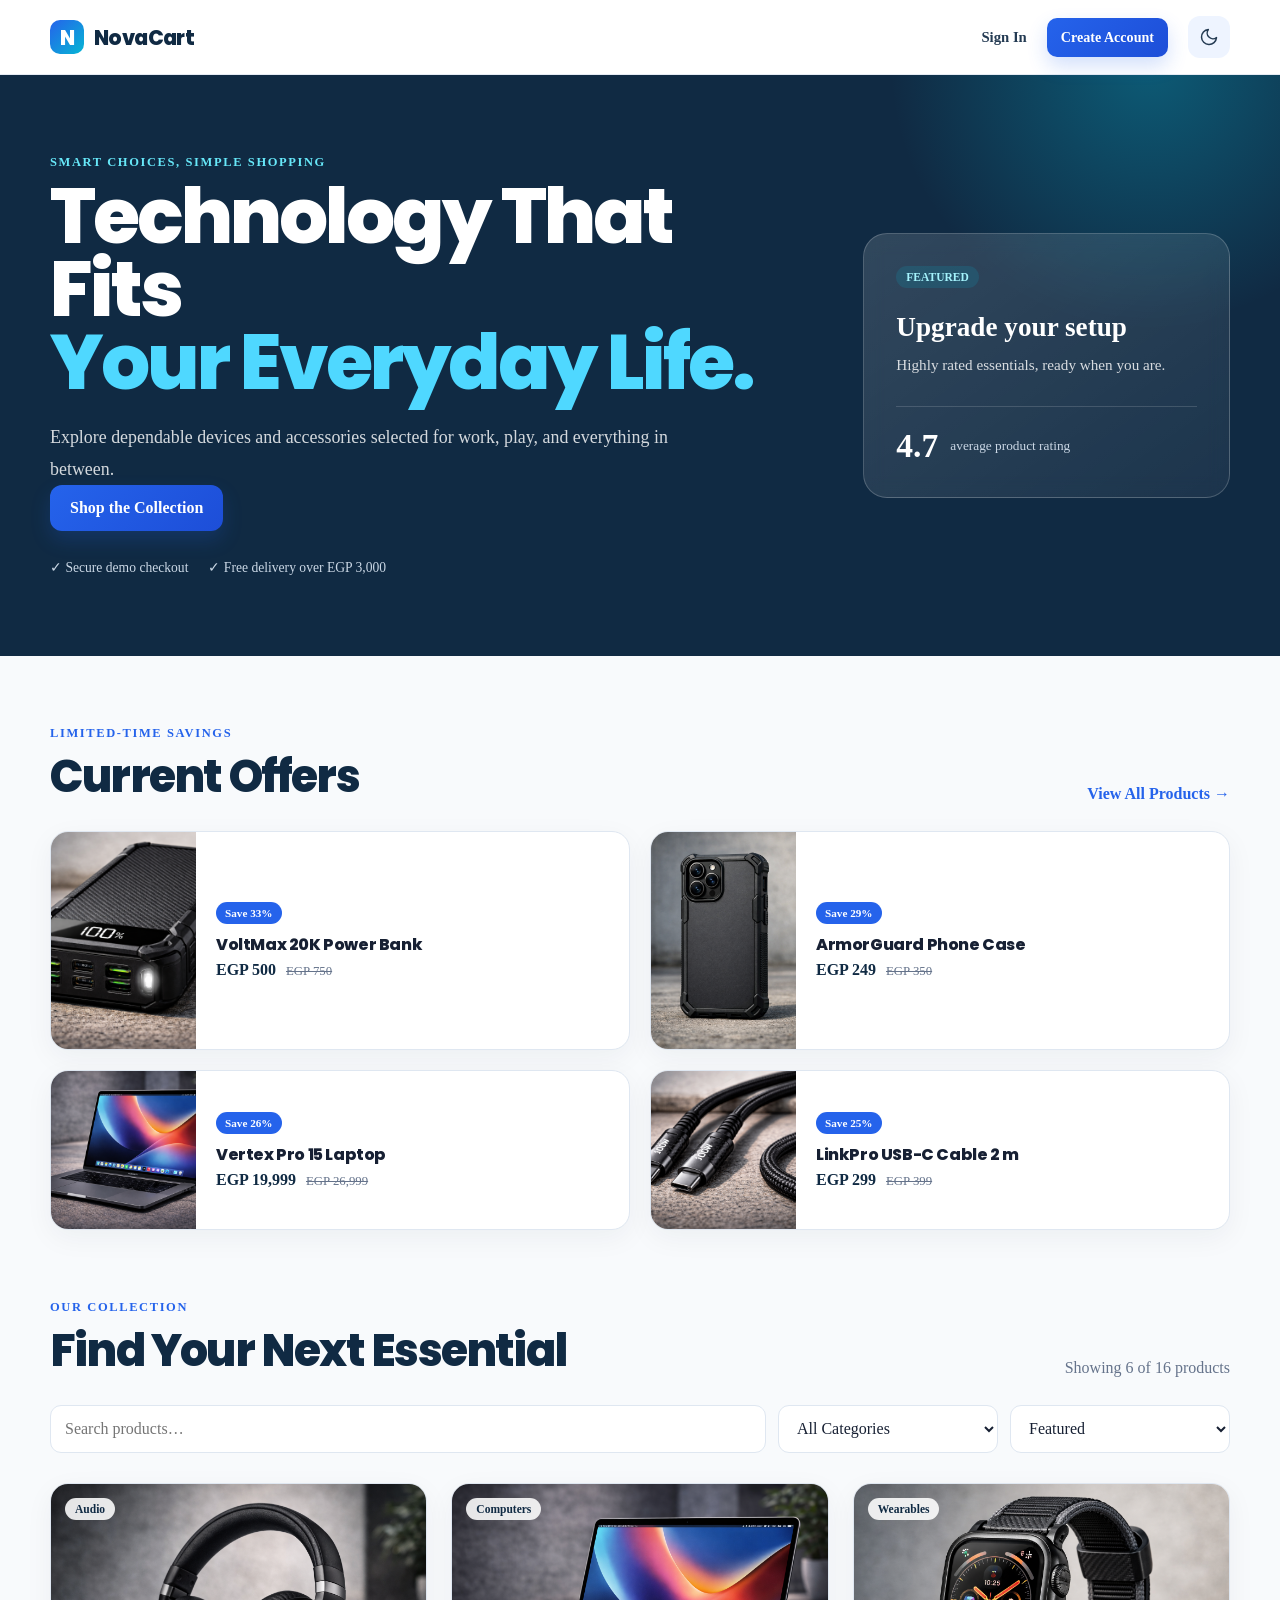
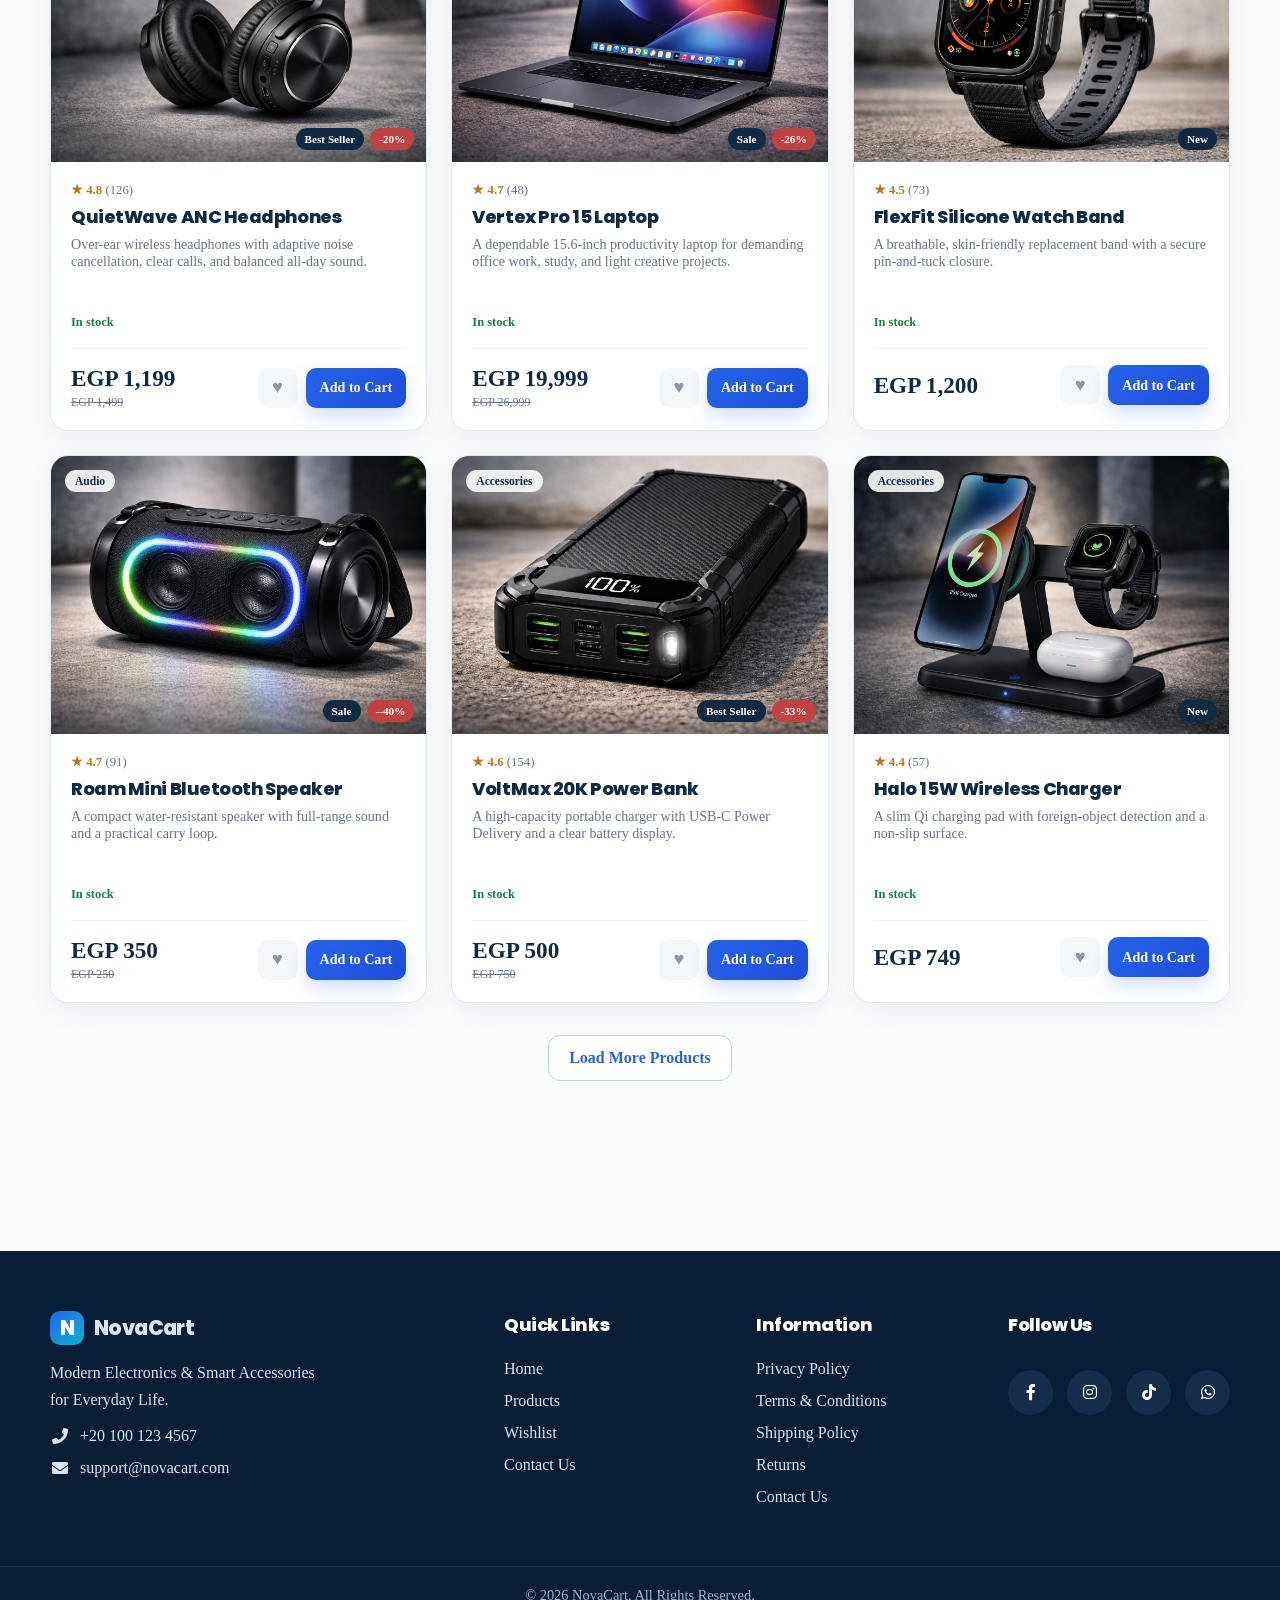
<file: index.html>
<!DOCTYPE html>
<html lang="en">
<head>
    <meta charset="UTF-8">
    <meta name="viewport" content="width=device-width, initial-scale=1.0">
    <meta name="description" content="Discover useful technology and everyday accessories at NovaCart.">
    <title>NovaCart | Modern Tech Essentials</title>
    <link rel="stylesheet" href="css/all.css">
    <link rel="stylesheet" href="css/stylesheet.css">
    <link href="https://fonts.googleapis.com/css2?family=Inter:wght@400;500;600&family=Manrope:wght@700;800&display=swap" rel="stylesheet">
    <script>!function(){try{"dark"===localStorage.getItem("novacart-theme")&&document.documentElement.setAttribute("data-theme","dark")}catch(e){}}();</script>
</head>
<body id="top">
    <header class="site-header">
        <div class="container header-content">
            <a href="index.html" class="brand"><span>N</span>NovaCart</a>
            <nav aria-label="Main navigation">
                <ul id="links">
                    <li><a href="login.html">Sign In</a></li>
                    <li><a class="button button-small" href="register.html">Create Account</a></li>
                </ul>
                <ul id="user_info" hidden>
                    <li><span class="user-greeting">Hello, <b id="user"></b></span></li>
                    <li><a href="wishlist.html">Wishlist</a></li>
                    <li><a href="#" id="logout">Log Out</a></li>
                </ul>
                <button type="button" id="theme_toggle" class="theme-toggle" aria-label="Switch to dark mode" aria-pressed="false"><svg class="icon-moon" aria-hidden="true" viewBox="0 0 24 24"><path d="M21 12.79A9 9 0 1 1 11.21 3 7 7 0 0 0 21 12.79z"/></svg><svg class="icon-sun" aria-hidden="true" viewBox="0 0 24 24"><circle cx="12" cy="12" r="5"/><path d="M12 1v2M12 21v2M4.22 4.22l1.42 1.42M18.36 18.36l1.42 1.42M1 12h2M21 12h2M4.22 19.78l1.42-1.42M18.36 5.64l1.42-1.42"/></svg></button>
                <div class="shopping_cart">
                    <button id="cart_toggle" class="cart-button" aria-label="Open cart preview"><svg aria-hidden="true" viewBox="0 0 24 24"><path d="M3 3h2l2.1 10.1a2 2 0 0 0 2 1.6h7.8a2 2 0 0 0 2-1.6L20 7H6M9 20a1 1 0 1 0 0-2 1 1 0 0 0 0 2Zm8 0a1 1 0 1 0 0-2 1 1 0 0 0 0 2Z"/></svg><span class="badge">0</span></button>
                    <div class="carts_products">
                        <div class="mini-cart-header"><strong>Your Cart</strong><span id="total_price">EGP 0</span></div>
                        <div class="cart_items"></div>
                        <a class="button" href="cartsproducts.html">View Cart</a>
                    </div>
                </div>
            </nav>
        </div>
    </header>

    <main>
        <section class="hero">
            <div class="container hero-content">
                <div>
                    <span class="eyebrow">Smart Choices, Simple Shopping</span>
                    <h1>Technology That Fits<br><span>Your Everyday Life.</span></h1>
                    <p>Explore dependable devices and accessories selected for work, play, and everything in between.</p>
                    <a class="button" href="#shop">Shop the Collection</a>
                    <div class="hero-trust"><span>✓ Secure demo checkout</span><span>✓ Free delivery over EGP 3,000</span></div>
                </div>
                <div class="hero-card" aria-label="Featured offer">
                    <span>Featured</span>
                    <strong>Upgrade your setup</strong>
                    <p>Highly rated essentials, ready when you are.</p>
                    <div class="hero-stat"><b>4.7</b><small>average product rating</small></div>
                </div>
            </div>
        </section>

        <section class="offers-section container" id="offers">
            <div class="section-heading">
                <div><span class="eyebrow">Limited-Time Savings</span><h2>Current Offers</h2></div>
                <a class="text-link" href="#shop">View All Products →</a>
            </div>
            <div id="offers_grid" class="offers-grid" aria-live="polite"></div>
        </section>

        <section class="shop-section container" id="shop">
            <div class="section-heading">
                <div><span class="eyebrow">Our Collection</span><h2>Find Your Next Essential</h2></div>
                <span id="result_count" class="result-count"></span>
            </div>
            <div class="filters">
                <label class="search-field">
                    <span class="sr-only">Search products</span>
                    <input type="search" placeholder="Search products…" id="search_input">
                    <div id="search_suggestions" class="search-suggestions" role="listbox" hidden></div>
                </label>
                <select id="category_filter" aria-label="Filter by category">
                    <option value="all">All Categories</option>
                    <option value="Accessories">Accessories</option>
                    <option value="Audio">Audio</option>
                    <option value="Computers">Computers</option>
                    <option value="Gaming">Gaming</option>
                    <option value="Wearables">Wearables</option>
                </select>
                <select id="sort_products" aria-label="Sort products">
                    <option value="featured">Featured</option>
                    <option value="price-low">Price: Low to High</option>
                    <option value="price-high">Price: High to Low</option>
                    <option value="rating">Highest Rated</option>
                </select>
            </div>
            <div id="products_grid" class="products" aria-live="polite"></div>
            <div class="load-more-wrap"><button id="load_more" class="button button-secondary" type="button">Load More Products</button></div>
        </section>
    </main>

    <footer class="footer">
    <div class="container footer-grid">

        <div class="footer-column">
            <a href="index.html" class="brand">
                <span>N</span>NovaCart
            </a>

            <p class="footer-desc">
                Modern Electronics & Smart Accessories for Everyday Life.
            </p>

            <a href="tel:+201001234567" class="support-phone">
                <i class="fa-solid fa-phone"></i>
                +20 100 123 4567
            </a>

            <a href="mailto:support@novacart.com" class="support-phone">
                <i class="fa-solid fa-envelope"></i>
                support@novacart.com
            </a>
        </div>

        <div class="footer-column">
            <h3>Quick Links</h3>

            <a href="#top">Home</a>
            <a href="#shop">Products</a>
            <a href="wishlist.html">Wishlist</a>
            <a href="#">Contact Us</a>
        </div>

        <div class="footer-column">
            <h3>Information</h3>

            <a href="privacy.html">Privacy Policy</a>

            <a href="terms.html">Terms & Conditions</a>

            <a href="shipping.html">Shipping Policy</a>

            <a href="returns.html">Returns</a>

            <a href="contact.html">Contact Us</a>
        </div>

        <div class="footer-column">
            <h3>Follow Us</h3>

            <div class="footer-socials">

                <a href="#">
                    <i class="fab fa-facebook-f"></i>
                </a>

                <a href="#">
                    <i class="fab fa-instagram"></i>
                </a>

                <a href="#">
                    <i class="fab fa-tiktok"></i>
                </a>

                <a href="#">
                    <i class="fab fa-whatsapp"></i>
                </a>

            </div>
        </div>

    </div>

    <div class="footer-bottom">
        © 2026 NovaCart. All Rights Reserved.
    </div>

</footer>
    <script src="js/store.js"></script>
    <script src="js/script.js"></script>
    <script src="js/theme.js"></script>
</body>
</html>
</file>
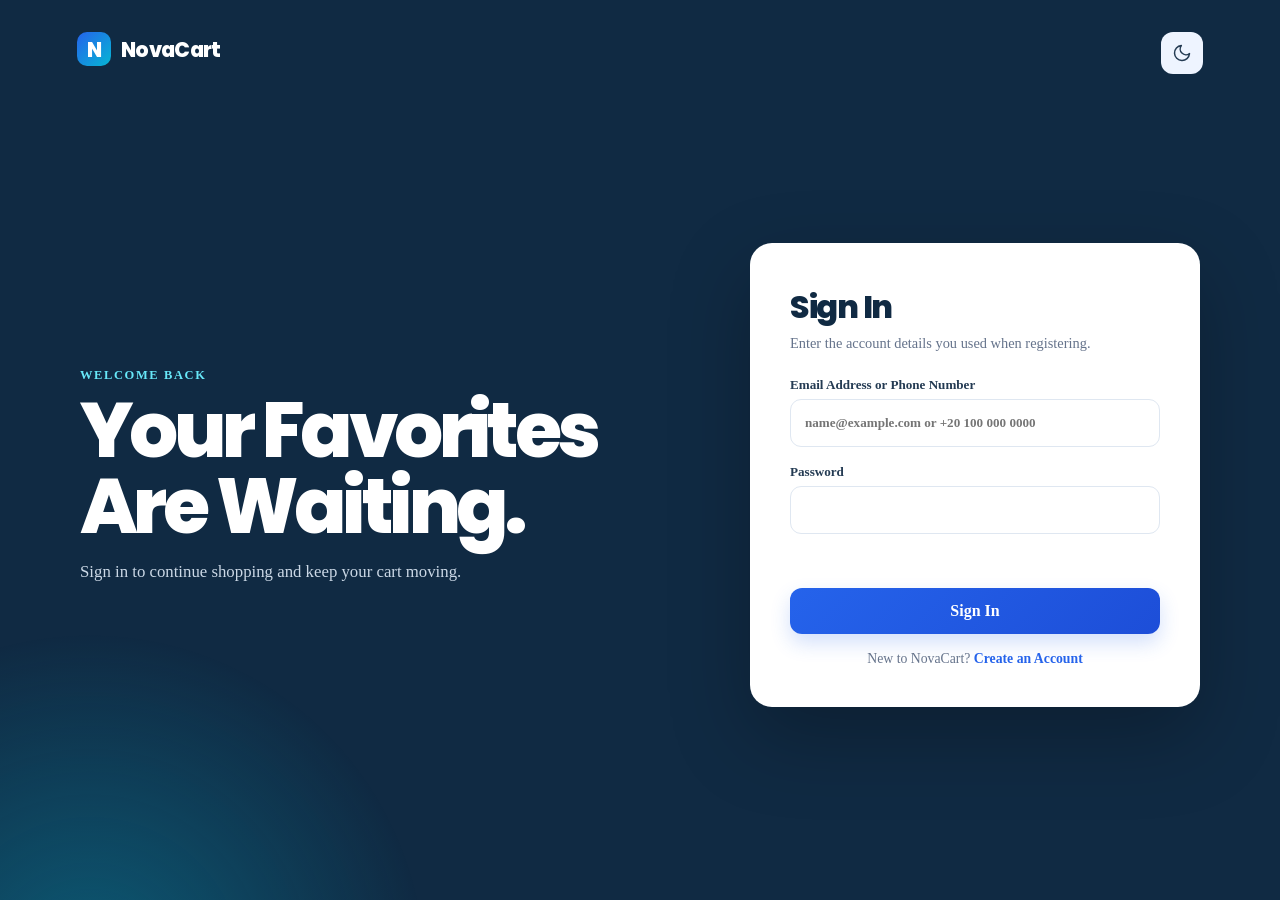
<file: cartsproducts.html>
<!DOCTYPE html>
<html lang="en">
<head>
    <meta charset="UTF-8">
    <meta name="viewport" content="width=device-width, initial-scale=1.0">
    <title>Your cart | NovaCart</title>
    <link rel="stylesheet" href="css/stylesheet.css">
    <script>!function(){try{"dark"===localStorage.getItem("novacart-theme")&&document.documentElement.setAttribute("data-theme","dark")}catch(e){}}();</script>
</head>
<body>
    <header class="site-header">
        <div class="container header-content">
            <a href="index.html" class="brand"><span>N</span>NovaCart</a>
            <nav aria-label="Main navigation">
                <ul id="links"><li><a href="login.html">Sign In</a></li><li><a class="button button-small" href="register.html">Create Account</a></li></ul>
                <ul id="user_info" hidden><li><span class="user-greeting">Hello, <b id="user"></b></span></li><li><a href="wishlist.html">Wishlist</a></li><li><a href="#" id="logout">Log Out</a></li></ul>
                <button type="button" id="theme_toggle" class="theme-toggle" aria-label="Switch to dark mode" aria-pressed="false"><svg class="icon-moon" aria-hidden="true" viewBox="0 0 24 24"><path d="M21 12.79A9 9 0 1 1 11.21 3 7 7 0 0 0 21 12.79z"/></svg><svg class="icon-sun" aria-hidden="true" viewBox="0 0 24 24"><circle cx="12" cy="12" r="5"/><path d="M12 1v2M12 21v2M4.22 4.22l1.42 1.42M18.36 18.36l1.42 1.42M1 12h2M21 12h2M4.22 19.78l1.42-1.42M18.36 5.64l1.42-1.42"/></svg></button>
                <div class="shopping_cart"><a class="cart-button" href="cartsproducts.html" aria-label="View cart"><svg aria-hidden="true" viewBox="0 0 24 24"><path d="M3 3h2l2.1 10.1a2 2 0 0 0 2 1.6h7.8a2 2 0 0 0 2-1.6L20 7H6M9 20a1 1 0 1 0 0-2 1 1 0 0 0 0 2Zm8 0a1 1 0 1 0 0-2 1 1 0 0 0 0 2Z"/></svg><span class="badge">0</span></a></div>
            </nav>
        </div>
    </header>

    <main class="container page-main">
        <div class="page-heading"><span class="eyebrow">Review Your Order</span><h1>Shopping Cart</h1><p>Adjust quantities or remove items before checkout.</p></div>
        <div class="cart-layout">
            <section id="cart_items_page" class="cart-list" aria-label="Cart items"></section>
            <aside class="order-summary">
                <h2>Order Summary</h2>
                <div><span>Subtotal</span><strong id="summary_subtotal">EGP 0</strong></div>
                <div><span>Delivery</span><strong id="summary_shipping">Free</strong></div>
                <div class="summary-total"><span>Total</span><strong id="summary_total">EGP 0</strong></div>
                <a id="checkout_link" class="button button-full" href="checkout.html">Proceed to Checkout</a>
                <a class="text-link" href="index.html">← Continue shopping</a>
            </aside>
        </div>
        <section class="favorites-section">
            <div class="section-heading"><div><span class="eyebrow">Saved for Later</span><h2>Your Favorites</h2></div></div>
            <div id="favorites_container" class="products"></div>
        </section>
    </main>
    <script src="js/store.js"></script>
    <script src="js/cartsprouduct.js"></script>
    <script src="js/theme.js"></script>
</body>
</html>
</file>
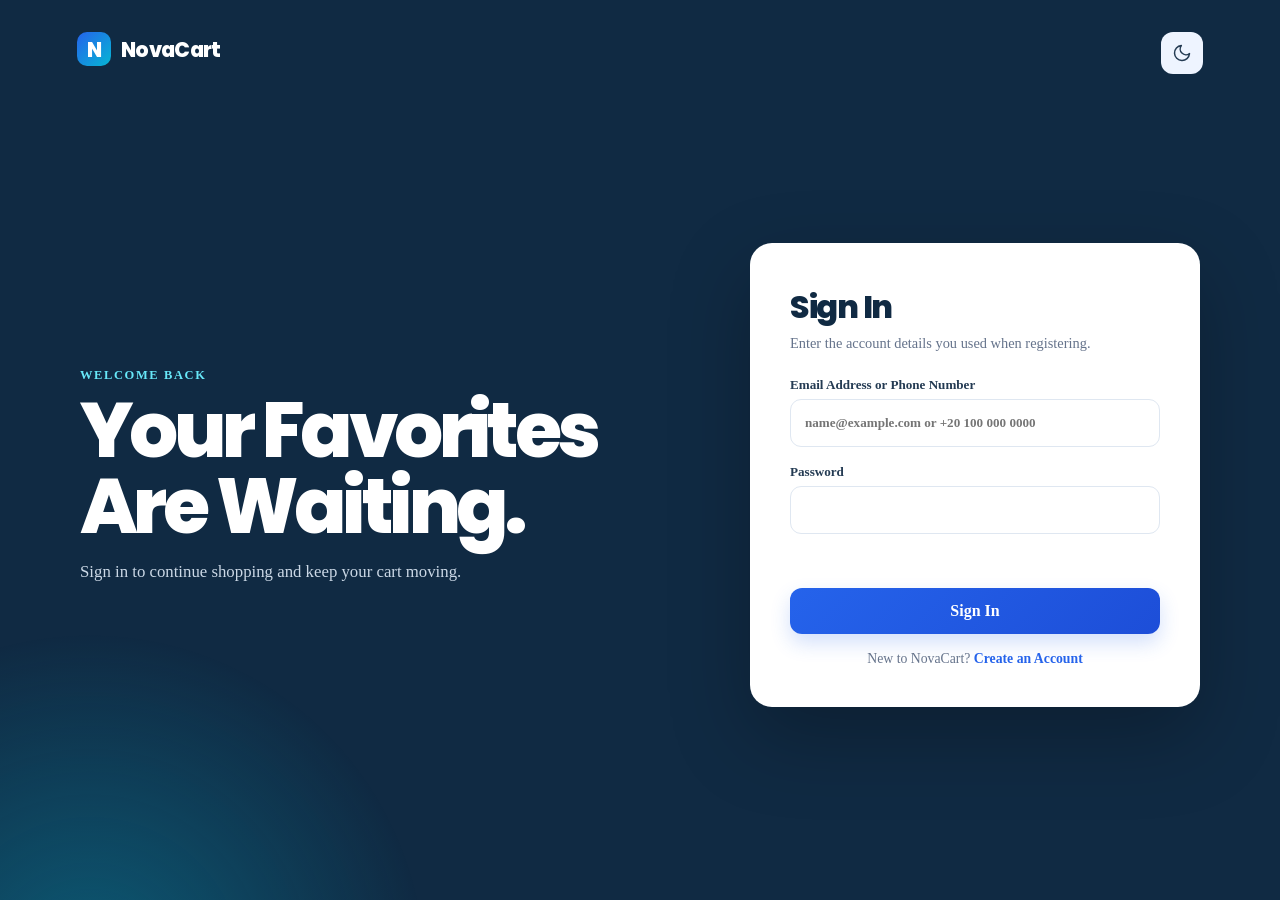
<file: checkout.html>
<!DOCTYPE html>
<html lang="en">
<head>
    <meta charset="UTF-8">
    <meta name="viewport" content="width=device-width, initial-scale=1.0">
    <title>Checkout | NovaCart</title>
    <link rel="stylesheet" href="css/stylesheet.css">
    <script>!function(){try{"dark"===localStorage.getItem("novacart-theme")&&document.documentElement.setAttribute("data-theme","dark")}catch(e){}}();</script>
</head>
<body>
    <header class="checkout-header"><div class="container"><a href="index.html" class="brand"><span>N</span>NovaCart</a><div class="checkout-header-actions"><button type="button" id="theme_toggle" class="theme-toggle" aria-label="Switch to dark mode" aria-pressed="false"><svg class="icon-moon" aria-hidden="true" viewBox="0 0 24 24"><path d="M21 12.79A9 9 0 1 1 11.21 3 7 7 0 0 0 21 12.79z"/></svg><svg class="icon-sun" aria-hidden="true" viewBox="0 0 24 24"><circle cx="12" cy="12" r="5"/><path d="M12 1v2M12 21v2M4.22 4.22l1.42 1.42M18.36 18.36l1.42 1.42M1 12h2M21 12h2M4.22 19.78l1.42-1.42M18.36 5.64l1.42-1.42"/></svg></button><div class="secure-label">Secure demo checkout</div></div></div></header>
    <main class="container checkout-main">
        <div class="page-heading"><span class="eyebrow">Almost there</span><h1>Checkout</h1></div>
        <div id="checkout_content" class="checkout-layout">
            <form id="checkout_form" class="checkout-form">
                <section class="checkout-section">
                    <div class="step-number">1</div><div><h2>Contact Information</h2><p>We will send your order confirmation here.</p></div>
                    <div class="form-grid">
                        <label class="full">Email Address<input type="email" id="checkout_email" required></label>
                        <label>First Name<input type="text" name="firstName" required></label>
                        <label>Last Name<input type="text" name="lastName" required></label>
                        <label class="full">Phone Number<input type="tel" name="phone" placeholder="+20 100 000 0000" required></label>
                    </div>
                </section>
                <section class="checkout-section">
                    <div class="step-number">2</div><div><h2>Delivery Address</h2><p>Enter a complete address for this demo order.</p></div>
                    <div class="form-grid">
                        <label class="full">Street Address<input type="text" name="address" required></label>
                        <label>City<input type="text" name="city" required></label>
                        <label>Governorate<select name="governorate" required><option value="">Select one</option><option>Cairo</option><option>Giza</option><option>Alexandria</option><option>Other</option></select></label>
                    </div>
                </section>
                <section class="checkout-section">
                    <div class="step-number">3</div><div><h2>Payment Method</h2><p>No real payment will be processed.</p></div>
                    <label class="payment-option"><input type="radio" name="payment" value="Cash on delivery" checked><span><b>Cash on Delivery</b><small>Pay when your order arrives</small></span></label>
                    <label class="payment-option"><input type="radio" name="payment" value="Demo card"><span><b>Demo Card</b><small>Simulated card payment</small></span></label>
                    <div id="card_fields" class="form-grid card-fields" hidden>
                        <label class="full">Card Number<input type="text" inputmode="numeric" maxlength="19" placeholder="4242 4242 4242 4242"></label>
                        <label>Expiry Date<input type="text" maxlength="5" placeholder="MM/YY"></label>
                        <label>CVV<input type="text" inputmode="numeric" maxlength="3" placeholder="123"></label>
                    </div>
                </section>
                <button class="button button-full button-large" type="submit">Place Demo Order</button>
            </form>
            <aside class="order-summary checkout-summary"><h2>Your Order</h2><div id="checkout_items"></div><div><span>Subtotal</span><strong id="checkout_subtotal"></strong></div><div><span>Delivery</span><strong id="checkout_shipping"></strong></div><div class="summary-total"><span>Total</span><strong id="checkout_total"></strong></div></aside>
        </div>
    </main>
    <script src="js/store.js"></script>
    <script src="js/checkout.js"></script>
    <script src="js/theme.js"></script>
</body>
</html>
</file>
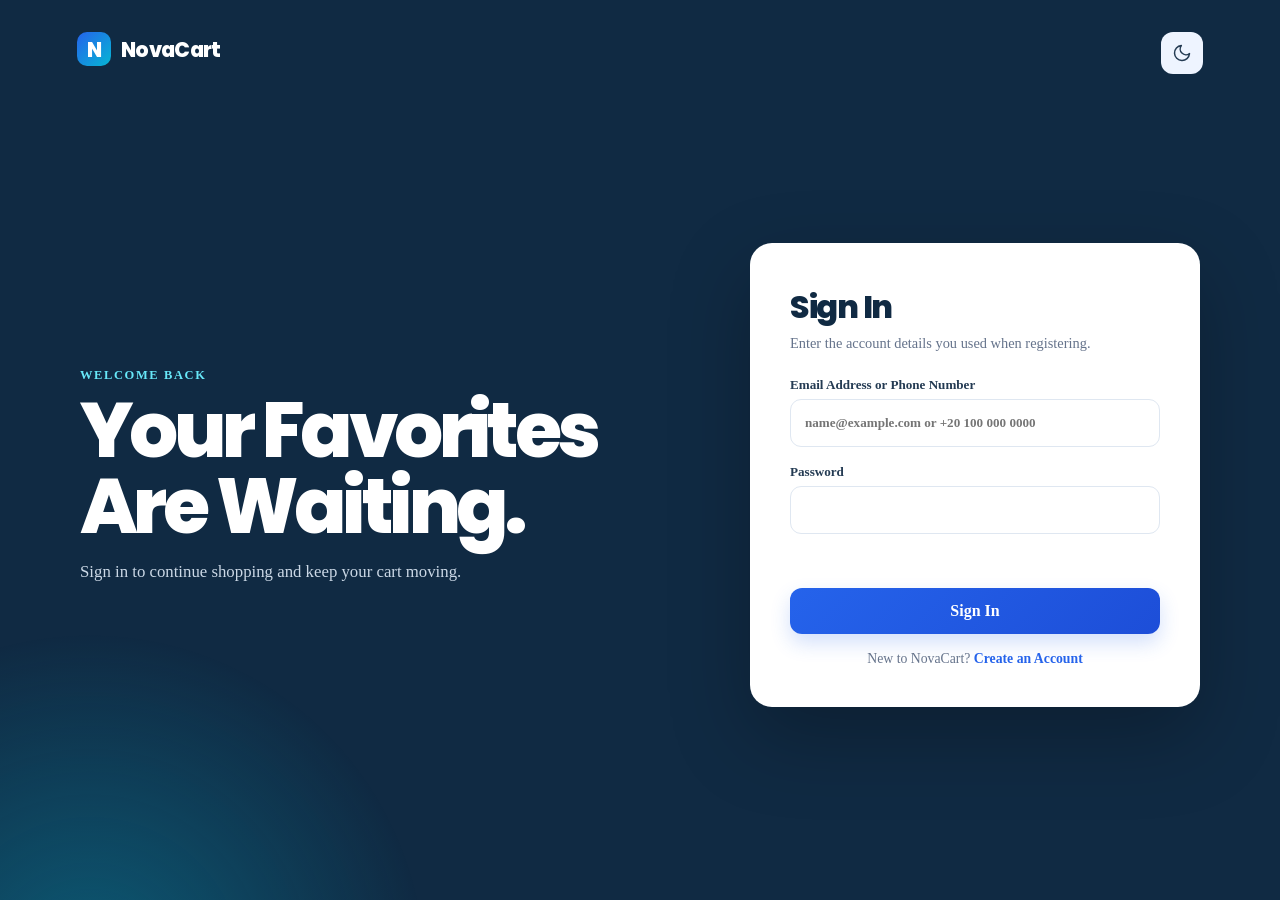
<file: login.html>
<!DOCTYPE html>
<html lang="en">
<head>
    <meta charset="UTF-8">
    <meta name="viewport" content="width=device-width, initial-scale=1.0">
    <title>Sign in | NovaCart</title>
    <link rel="stylesheet" href="css/stylesheet.css">
    <script>!function(){try{"dark"===localStorage.getItem("novacart-theme")&&document.documentElement.setAttribute("data-theme","dark")}catch(e){}}();</script>
</head>
<body class="auth-page">
    <button type="button" id="theme_toggle" class="theme-toggle" aria-label="Switch to dark mode" aria-pressed="false"><svg class="icon-moon" aria-hidden="true" viewBox="0 0 24 24"><path d="M21 12.79A9 9 0 1 1 11.21 3 7 7 0 0 0 21 12.79z"/></svg><svg class="icon-sun" aria-hidden="true" viewBox="0 0 24 24"><circle cx="12" cy="12" r="5"/><path d="M12 1v2M12 21v2M4.22 4.22l1.42 1.42M18.36 18.36l1.42 1.42M1 12h2M21 12h2M4.22 19.78l1.42-1.42M18.36 5.64l1.42-1.42"/></svg></button>
    <a href="index.html" class="brand auth-brand"><span>N</span>NovaCart</a>
    <main class="auth-layout">
        <section class="auth-intro">
            <span class="eyebrow">Welcome Back</span>
            <h1>Your Favorites Are Waiting.</h1>
            <p>Sign in to continue shopping and keep your cart moving.</p>
        </section>
        <section class="section-form">
            <h2>Sign In</h2>
            <p>Enter the account details you used when registering.</p>
            <form id="login_form">
                <label>Email Address or Phone Number<input type="text" id="identifier" autocomplete="username" placeholder="name@example.com or +20 100 000 0000" required></label>
                <label>Password<input type="password" id="password" autocomplete="current-password" required></label>
                <p id="form_message" class="form-message" aria-live="polite"></p>
                <button class="button button-full" type="submit">Sign In</button>
                <p class="form-switch">New to NovaCart? <a href="register.html">Create an Account</a></p>
            </form>
        </section>
    </main>
    <script src="js/login.js"></script>
    <script src="js/theme.js"></script>
</body>
</html>
</file>
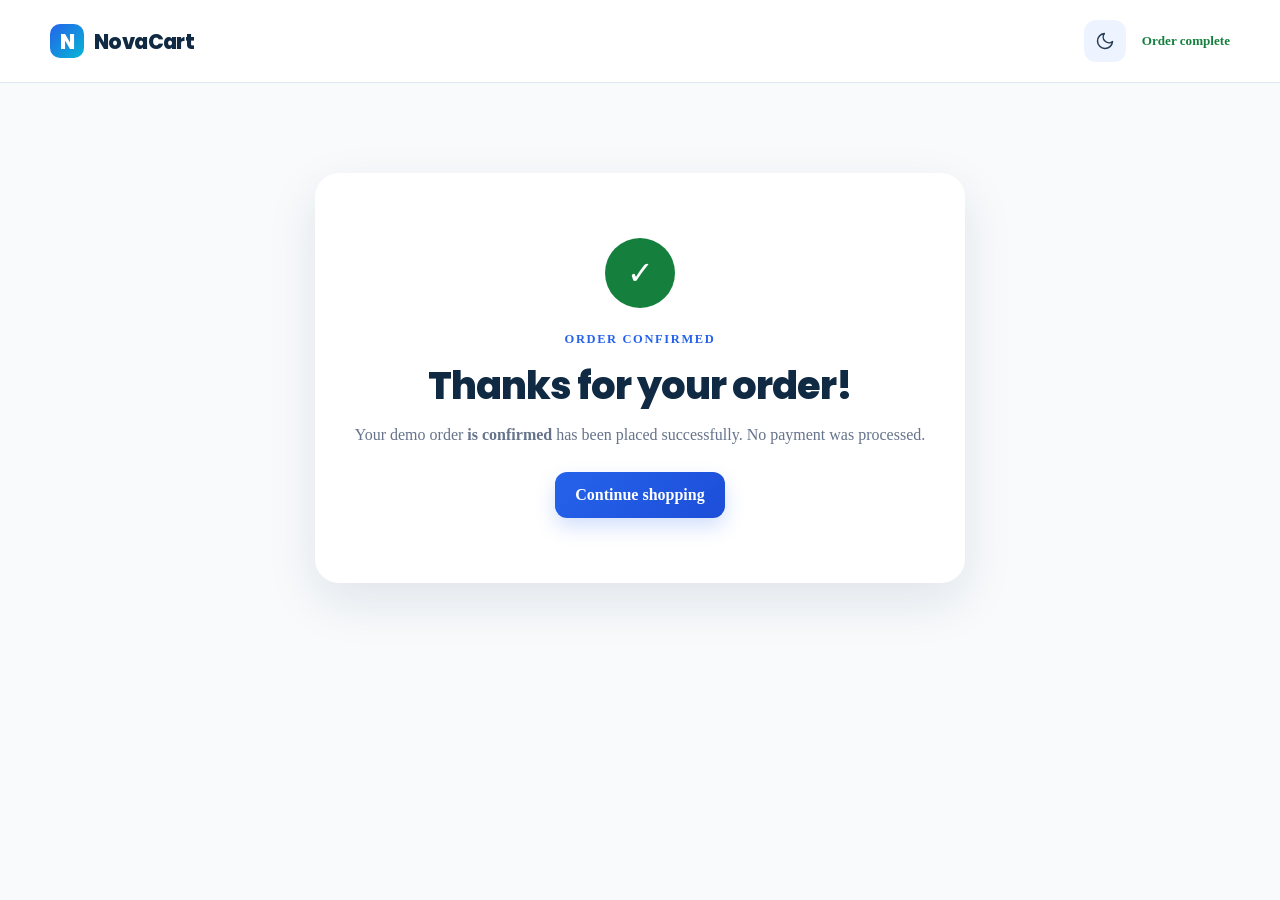
<file: order-success.html>
<!DOCTYPE html>
<html lang="en">
<head>
    <meta charset="UTF-8">
    <meta name="viewport" content="width=device-width, initial-scale=1.0">
    <meta name="description" content="Your NovaCart demo order has been confirmed.">
    <title>Order confirmed | NovaCart</title>
    <link rel="stylesheet" href="css/stylesheet.css">
    <script>!function(){try{"dark"===localStorage.getItem("novacart-theme")&&document.documentElement.setAttribute("data-theme","dark")}catch(e){}}();</script>
</head>
<body>
    <header class="checkout-header">
        <div class="container">
            <a href="index.html" class="brand"><span>N</span>NovaCart</a>
            <div class="checkout-header-actions">
                <button type="button" id="theme_toggle" class="theme-toggle" aria-label="Switch to dark mode" aria-pressed="false"><svg class="icon-moon" aria-hidden="true" viewBox="0 0 24 24"><path d="M21 12.79A9 9 0 1 1 11.21 3 7 7 0 0 0 21 12.79z"/></svg><svg class="icon-sun" aria-hidden="true" viewBox="0 0 24 24"><circle cx="12" cy="12" r="5"/><path d="M12 1v2M12 21v2M4.22 4.22l1.42 1.42M18.36 18.36l1.42 1.42M1 12h2M21 12h2M4.22 19.78l1.42-1.42M18.36 5.64l1.42-1.42"/></svg></button>
                <div class="secure-label">Order complete</div>
            </div>
        </div>
    </header>

    <main class="container checkout-main">
        <section class="order-success" aria-labelledby="success_title">
            <div class="success-icon" aria-hidden="true">✓</div>
            <span class="eyebrow">Order confirmed</span>
            <h1 id="success_title">Thanks for your order!</h1>
            <p>Your demo order <strong id="order_number"></strong> has been placed successfully. No payment was processed.</p>
            <a class="button" href="index.html">Continue shopping</a>
        </section>
    </main>

    <script src="js/order-success.js"></script>
    <script src="js/theme.js"></script>
</body>
</html>
</file>
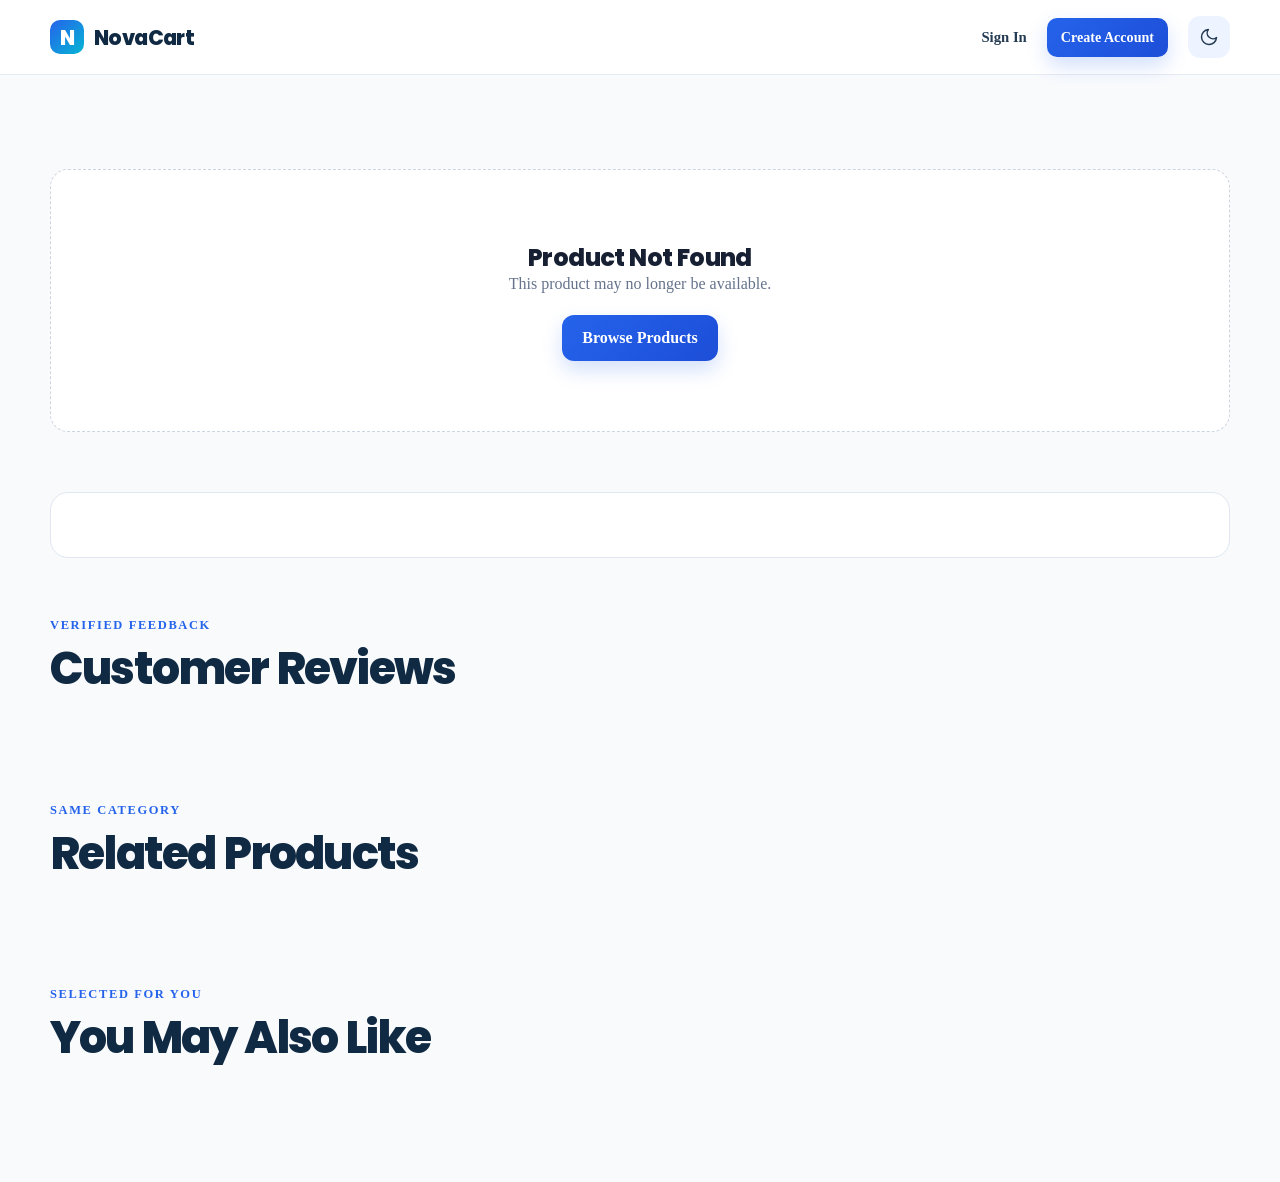
<file: product.html>
<!DOCTYPE html>
<html lang="en">
<head>
    <meta charset="UTF-8">
    <meta name="viewport" content="width=device-width, initial-scale=1.0">
    <title>Product details | NovaCart</title>
    <link rel="stylesheet" href="css/stylesheet.css">
    <script>!function(){try{"dark"===localStorage.getItem("novacart-theme")&&document.documentElement.setAttribute("data-theme","dark")}catch(e){}}();</script>
</head>
<body>
    <header class="site-header">
        <div class="container header-content">
            <a href="index.html" class="brand"><span>N</span>NovaCart</a>
            <nav aria-label="Main navigation">
                <ul id="links"><li><a href="login.html">Sign In</a></li><li><a class="button button-small" href="register.html">Create Account</a></li></ul>
                <ul id="user_info" hidden><li><span class="user-greeting">Hello, <b id="user"></b></span></li><li><a href="wishlist.html">Wishlist</a></li><li><a href="#" id="logout">Log Out</a></li></ul>
                <button type="button" id="theme_toggle" class="theme-toggle" aria-label="Switch to dark mode" aria-pressed="false"><svg class="icon-moon" aria-hidden="true" viewBox="0 0 24 24"><path d="M21 12.79A9 9 0 1 1 11.21 3 7 7 0 0 0 21 12.79z"/></svg><svg class="icon-sun" aria-hidden="true" viewBox="0 0 24 24"><circle cx="12" cy="12" r="5"/><path d="M12 1v2M12 21v2M4.22 4.22l1.42 1.42M18.36 18.36l1.42 1.42M1 12h2M21 12h2M4.22 19.78l1.42-1.42M18.36 5.64l1.42-1.42"/></svg></button>
                <div class="shopping_cart"><a class="cart-button" href="cartsproducts.html" aria-label="View cart"><svg aria-hidden="true" viewBox="0 0 24 24"><path d="M3 3h2l2.1 10.1a2 2 0 0 0 2 1.6h7.8a2 2 0 0 0 2-1.6L20 7H6M9 20a1 1 0 1 0 0-2 1 1 0 0 0 0 2Zm8 0a1 1 0 1 0 0-2 1 1 0 0 0 0 2Z"/></svg><span class="badge">0</span></a></div>
            </nav>
        </div>
    </header>
    <main class="container page-main">
        <nav id="product_breadcrumb" class="breadcrumb" aria-label="Breadcrumb"></nav>
        <section id="product_detail"></section>
        <section id="product_information" class="product-information"></section>
        <section id="bought_together" class="recommendation-section"></section>
        <section class="reviews-section"><div class="section-heading"><div><span class="eyebrow">Verified Feedback</span><h2>Customer Reviews</h2></div></div><div id="product_reviews"></div></section>
        <section class="related-section"><div class="section-heading"><div><span class="eyebrow">Same Category</span><h2>Related Products</h2></div></div><div id="related_products" class="products"></div></section>
        <section class="related-section"><div class="section-heading"><div><span class="eyebrow">Selected for You</span><h2>You May Also Like</h2></div></div><div id="recommended_products" class="products"></div></section>
    </main>
    <script src="js/store.js"></script>
    <script src="js/product.js"></script>
    <script src="js/theme.js"></script>
</body>
</html>
</file>
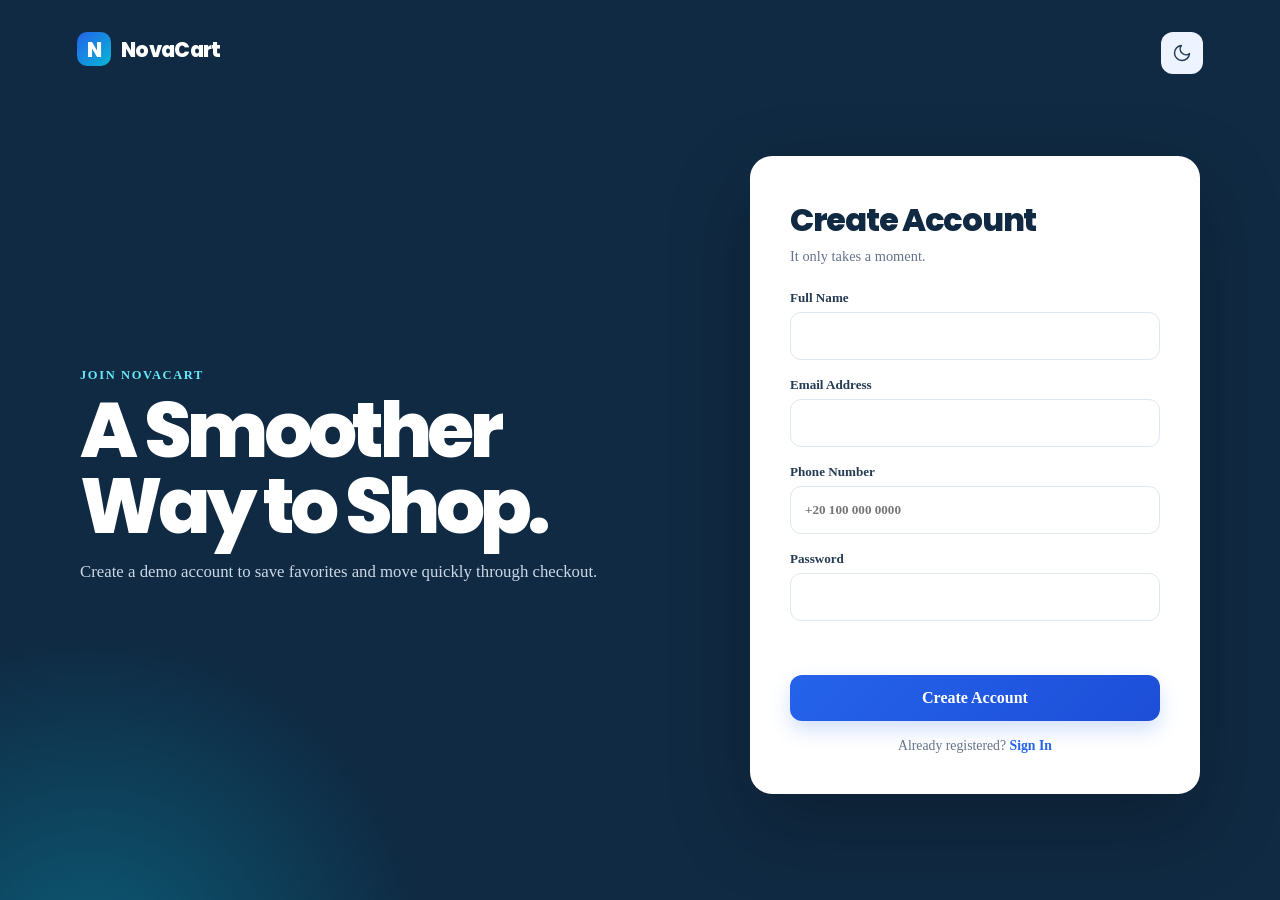
<file: register.html>
<!DOCTYPE html>
<html lang="en">
<head>
    <meta charset="UTF-8">
    <meta name="viewport" content="width=device-width, initial-scale=1.0">
    <title>Create account | NovaCart</title>
    <link rel="stylesheet" href="css/stylesheet.css">
    <script>!function(){try{"dark"===localStorage.getItem("novacart-theme")&&document.documentElement.setAttribute("data-theme","dark")}catch(e){}}();</script>
</head>
<body class="auth-page">
    <button type="button" id="theme_toggle" class="theme-toggle" aria-label="Switch to dark mode" aria-pressed="false"><svg class="icon-moon" aria-hidden="true" viewBox="0 0 24 24"><path d="M21 12.79A9 9 0 1 1 11.21 3 7 7 0 0 0 21 12.79z"/></svg><svg class="icon-sun" aria-hidden="true" viewBox="0 0 24 24"><circle cx="12" cy="12" r="5"/><path d="M12 1v2M12 21v2M4.22 4.22l1.42 1.42M18.36 18.36l1.42 1.42M1 12h2M21 12h2M4.22 19.78l1.42-1.42M18.36 5.64l1.42-1.42"/></svg></button>
    <a href="index.html" class="brand auth-brand"><span>N</span>NovaCart</a>
    <main class="auth-layout">
        <section class="auth-intro">
            <span class="eyebrow">Join NovaCart</span>
            <h1>A Smoother Way to Shop.</h1>
            <p>Create a demo account to save favorites and move quickly through checkout.</p>
        </section>
        <section class="section-form">
            <h2>Create Account</h2>
            <p>It only takes a moment.</p>
            <form id="register_form">
                <label>Full Name<input type="text" id="full_name" autocomplete="name" minlength="3" required></label>
                <label>Email Address<input type="email" id="email" autocomplete="email" required></label>
                <label>Phone Number<input type="tel" id="phone" autocomplete="tel" inputmode="tel" placeholder="+20 100 000 0000" required></label>
                <label>Password<input type="password" id="password" autocomplete="new-password" minlength="8" required></label>
                <p id="form_message" class="form-message" aria-live="polite"></p>
                <button class="button button-full" type="submit">Create Account</button>
                <p class="form-switch">Already registered? <a href="login.html">Sign In</a></p>
            </form>
        </section>
    </main>
    <script src="js/register.js"></script>
    <script src="js/theme.js"></script>
</body>
</html>
</file>
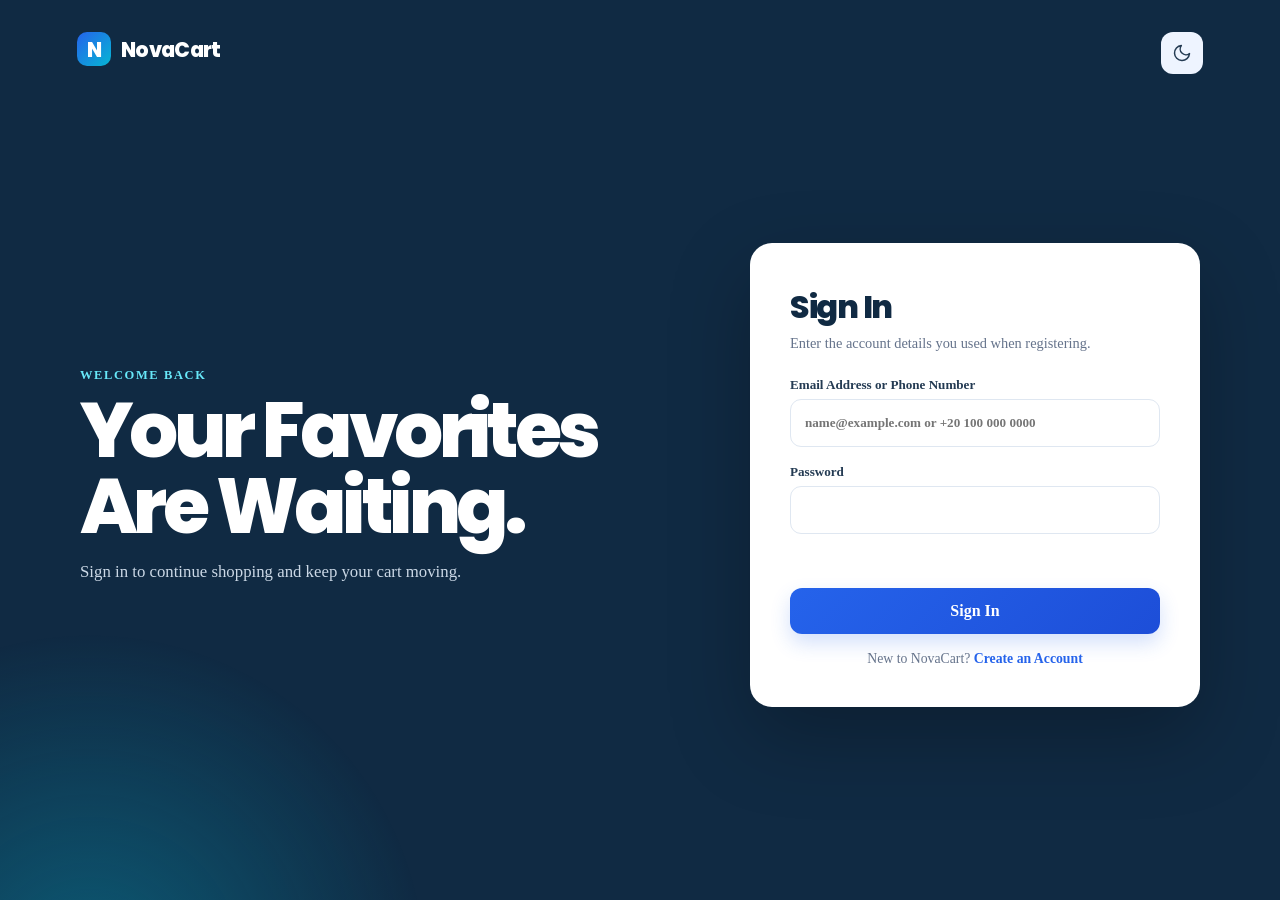
<file: wishlist.html>
<!DOCTYPE html>
<html lang="en">
<head>
    <meta charset="UTF-8">
    <meta name="viewport" content="width=device-width, initial-scale=1.0">
    <meta name="description" content="View products saved to your NovaCart wishlist.">
    <title>Your wishlist | NovaCart</title>
    <link rel="stylesheet" href="css/stylesheet.css">
    <script>!function(){try{"dark"===localStorage.getItem("novacart-theme")&&document.documentElement.setAttribute("data-theme","dark")}catch(e){}}();</script>
</head>
<body>
    <header class="site-header">
        <div class="container header-content">
            <a href="index.html" class="brand"><span>N</span>NovaCart</a>
            <nav aria-label="Main navigation">
                <ul id="links"><li><a href="login.html">Sign In</a></li><li><a class="button button-small" href="register.html">Create Account</a></li></ul>
                <ul id="user_info" hidden><li><span class="user-greeting">Hello, <b id="user"></b></span></li><li><a href="wishlist.html" aria-current="page">Wishlist</a></li><li><a href="#" id="logout">Log Out</a></li></ul>
                <button type="button" id="theme_toggle" class="theme-toggle" aria-label="Switch to dark mode" aria-pressed="false"><svg class="icon-moon" aria-hidden="true" viewBox="0 0 24 24"><path d="M21 12.79A9 9 0 1 1 11.21 3 7 7 0 0 0 21 12.79z"/></svg><svg class="icon-sun" aria-hidden="true" viewBox="0 0 24 24"><circle cx="12" cy="12" r="5"/><path d="M12 1v2M12 21v2M4.22 4.22l1.42 1.42M18.36 18.36l1.42 1.42M1 12h2M21 12h2M4.22 19.78l1.42-1.42M18.36 5.64l1.42-1.42"/></svg></button>
                <div class="shopping_cart"><a class="cart-button" href="cartsproducts.html" aria-label="View cart"><svg aria-hidden="true" viewBox="0 0 24 24"><path d="M3 3h2l2.1 10.1a2 2 0 0 0 2 1.6h7.8a2 2 0 0 0 2-1.6L20 7H6M9 20a1 1 0 1 0 0-2 1 1 0 0 0 0 2Zm8 0a1 1 0 1 0 0-2 1 1 0 0 0 0 2Z"/></svg><span class="badge">0</span></a></div>
            </nav>
        </div>
    </header>
    <main class="container page-main">
        <nav class="breadcrumb" aria-label="Breadcrumb"><a href="index.html">Home</a><span>›</span><span>Wishlist</span></nav>
        <div class="page-heading"><span class="eyebrow">Saved for Later</span><h1>Your Wishlist</h1><p>Keep track of the products you are considering.</p></div>
        <div id="wishlist_products" class="products" aria-live="polite"></div>
    </main>
    <script src="js/store.js"></script>
    <script src="js/wishlist.js"></script>
    <script src="js/theme.js"></script>
</body>
</html>
</file>
<file: css/stylesheet.css>
@import url("https://fonts.googleapis.com/css2?family=Inter:wght@400;500;600;700;800&family=Poppins:wght@600;700;800&display=swap");

/* ==========================================================================
   Design tokens
   ========================================================================== */
body{
    font-family: "Inter", sans-serif;
}

h1,h2,h3,h4,h5,h6{
    font-family: "Manrope", sans-serif;
    font-weight: 800;
}
:root {
    /* Color palette */
    --color-navy: #102a43;
    --color-navy-light: #243b53;
    --color-blue: #2563eb;
    --color-blue-dark: #1d4ed8;
    --color-cyan: #06b6d4;
    --color-cream: #f8fafc;
    --color-white: #ffffff;
    --color-text: #172033;
    --color-muted: #65738b;
    --color-border: #dfe7f1;
    --color-success: #15803d;
    --color-danger: #c24141;
    --color-rating: #b7791f;
    --color-footer: #0b1f33;
    --color-light-blue: #eef4ff;
    --color-image-background: #eaf0f6;
    --color-subtle-background: #f4f7fa;
    --color-subtle-border: #edf2f7;

    /* Spacing scale */
    --space-1: 4px;
    --space-2: 8px;
    --space-3: 12px;
    --space-4: 16px;
    --space-5: 20px;
    --space-6: 24px;
    --space-7: 28px;
    --space-8: 32px;
    --space-10: 40px;
    --space-20: 80px;

    /* Border radii */
    --radius-xs: 7px;
    --radius-control: 9px;
    --radius-sm: 10px;
    --radius-field: 11px;
    --radius-md: 12px;
    --radius-lg: 16px;
    --radius-card: 18px;
    --radius-wide: 20px;
    --radius-auth: 22px;
    --radius-xl: 24px;
    --radius-pill: 999px;

    /* Effects */
    --shadow-card: 0 8px 28px rgba(15, 42, 67, 0.05);
    --shadow-elevated: 0 18px 50px rgba(15, 42, 67, 0.1);
    --shadow-button: 0 9px 20px rgba(37, 99, 235, 0.2);
    --shadow-button-hover: 0 13px 25px rgba(37, 99, 235, 0.25);
    --transition-fast: 0.2s ease;
    --transition-medium: 0.25s ease;
}

/* ==========================================================================
   Reset and base styles
   ========================================================================== */

* {
    box-sizing: border-box;
    margin: 0;
    padding: 0;
}

[hidden] {
    display: none !important;
}

html {
    scroll-behavior: smooth;
}

body {
    min-height: 100vh;
    font-family: Inter, ui-sans-serif, system-ui, -apple-system, BlinkMacSystemFont, "Segoe UI", sans-serif;
    line-height: 1.6;
    color: var(--color-text);
    background: var(--color-cream);
}

h1,
h2,
h3,
h4,
h5,
h6,
.brand {
    font-family: Poppins, Inter, ui-sans-serif, system-ui, sans-serif;
    letter-spacing: -0.025em;
}

body,
button,
input,
select {
    font: inherit;
}

button,
a {
    -webkit-tap-highlight-color: transparent;
}

a {
    color: inherit;
    text-decoration: none;
}

img {
    display: block;
    max-width: 100%;
}

button {
    cursor: pointer;
}

:focus-visible {
    outline: 3px solid rgba(37, 99, 235, 0.35);
    outline-offset: 3px;
}

.container {
    width: min(1180px, calc(100% - 40px));
    margin-inline: auto;
}

.sr-only {
    position: absolute;
    width: 1px;
    height: 1px;
    overflow: hidden;
    clip: rect(0, 0, 0, 0);
}

/* ==========================================================================
   Shared components
   ========================================================================== */

.button {
    display: inline-flex;
    align-items: center;
    justify-content: center;
    min-height: 46px;
    padding: 11px var(--space-5);
    font-weight: 750;
    color: var(--color-white);
    background: linear-gradient(135deg, var(--color-blue), var(--color-blue-dark));
    border: 0;
    border-radius: var(--radius-md);
    box-shadow: var(--shadow-button);
    transition:
        transform var(--transition-fast),
        box-shadow var(--transition-fast),
        opacity var(--transition-fast);
}

.button:hover {
    box-shadow: var(--shadow-button-hover);
    transform: translateY(-2px);
}

.button-small {
    min-height: 39px;
    padding: var(--space-2) 14px;
    font-size: 0.88rem;
    border-radius: var(--radius-sm);
}

.button-small:hover {
    color: var(--color-white);
}

.button-large {
    min-height: 54px;
    padding: 14px var(--space-6);
}

.button-full {
    width: 100%;
}

.button-secondary {
    color: var(--color-blue);
    background: var(--color-white);
    border: 1px solid #bcd0fa;
    box-shadow: none;
}

.button.disabled {
    pointer-events: none;
    opacity: 0.5;
}

.text-link {
    font-weight: 700;
    color: var(--color-blue);
}

.eyebrow {
    display: block;
    margin-bottom: 10px;
    font-size: 0.78rem;
    font-weight: 850;
    letter-spacing: 0.13em;
    text-transform: uppercase;
    color: var(--color-blue);
}

input,
select {
    width: 100%;
    min-height: 48px;
    padding: 11px 14px;
    color: var(--color-text);
    background: var(--color-white);
    border: 1px solid var(--color-border);
    border-radius: var(--radius-field);
    outline: none;
    transition:
        border var(--transition-fast),
        box-shadow var(--transition-fast);
}

input:focus,
select:focus {
    border-color: var(--color-blue);
    box-shadow: 0 0 0 4px rgba(37, 99, 235, 0.1);
}

.empty-state {
    grid-column: 1 / -1;
    padding: 70px 30px;
    text-align: center;
    background: var(--color-white);
    border: 1px dashed #cbd5e1;
    border-radius: var(--radius-card);
}

.empty-state h2,
.empty-state h3 {
    margin-bottom: 7px;
    color: var(--color-navy);
}

.empty-state p {
    margin-bottom: 22px;
    color: var(--color-muted);
}

.empty-state.compact {
    padding: 35px;
}

.empty-state.compact p {
    margin: 0;
}

/* ==========================================================================
   Header and navigation
   ========================================================================== */

.site-header {
    position: sticky;
    z-index: 50;
    top: 0;
    background: rgba(255, 255, 255, 0.92);
    border-bottom: 1px solid rgba(223, 231, 241, 0.8);
    backdrop-filter: blur(16px);
}

.header-content {
    display: flex;
    align-items: center;
    justify-content: space-between;
    min-height: 74px;
    gap: var(--space-6);
}

.brand {
    display: inline-flex;
    align-items: center;
    gap: 10px;
    font-size: 1.28rem;
    font-weight: 800;
    letter-spacing: -0.03em;
    color: var(--color-navy);
}

.brand span {
    display: grid;
    place-items: center;
    width: 34px;
    height: 34px;
    color: var(--color-white);
    background: linear-gradient(135deg, var(--color-blue), var(--color-cyan));
    border-radius: var(--radius-sm);
}

nav,
nav ul {
    display: flex;
    align-items: center;
    gap: var(--space-5);
}

nav ul {
    list-style: none;
}

nav a {
    font-size: 0.92rem;
    font-weight: 650;
    color: var(--color-navy-light);
}

nav a:hover {
    color: var(--color-blue);
}

.user-greeting {
    font-size: 0.9rem;
    white-space: nowrap;
    color: var(--color-muted);
}

.shopping_cart {
    position: relative;
}

.cart-button {
    display: inline-flex;
    align-items: center;
    min-height: 42px;
    gap: var(--space-2);
    padding: var(--space-2) 14px;
    font-weight: 750;
    color: var(--color-navy);
    background: var(--color-light-blue);
    border: 0;
    border-radius: var(--radius-md);
    transition: color var(--transition-fast), background var(--transition-fast), transform var(--transition-fast);
}

.cart-button:hover {
    color: var(--color-blue);
    background: #e0eaff;
    transform: translateY(-1px);
}

.cart-button svg {
    width: 22px;
    height: 22px;
    fill: none;
    stroke: currentColor;
    stroke-linecap: round;
    stroke-linejoin: round;
    stroke-width: 1.8;
}

.badge {
    display: grid;
    place-items: center;
    min-width: 23px;
    height: 23px;
    padding-inline: 5px;
    font-size: 0.75rem;
    color: var(--color-white);
    background: var(--color-blue);
    border-radius: var(--radius-pill);
}

.carts_products {
    position: absolute;
    top: calc(100% + 13px);
    right: 0;
    width: min(350px, calc(100vw - 30px));
    padding: 18px;
    visibility: hidden;
    opacity: 0;
    background: var(--color-white);
    border: 1px solid var(--color-border);
    border-radius: var(--radius-lg);
    box-shadow: var(--shadow-elevated);
    transform: translateY(-8px);
    transition: var(--transition-fast);
}

.carts_products.open {
    visibility: visible;
    opacity: 1;
    transform: translateY(0);
}

.mini-cart-header,
.mini-cart-item {
    display: flex;
    justify-content: space-between;
    gap: var(--space-4);
}

.mini-cart-header {
    padding-bottom: var(--space-3);
    border-bottom: 1px solid var(--color-border);
}

.mini-cart-item {
    padding: 10px 0;
    font-size: 0.88rem;
    color: var(--color-muted);
    border-bottom: 1px solid var(--color-subtle-border);
}

.empty-mini-cart {
    padding: var(--space-5) 0;
    text-align: center;
    color: var(--color-muted);
}

.carts_products .button {
    width: 100%;
    margin-top: 14px;
}
.cart_items{
    max-height: 320px;
    overflow-y: auto;
    overflow-x: hidden;
    display: flex;
    flex-direction: column;
    gap: 10px;
}

.carts_products{
    max-height: 450px;
}

/* ==========================================================================
   Hero
   ========================================================================== */

.hero {
    position: relative;
    overflow: hidden;
    color: var(--color-white);
    background: var(--color-navy);
}

.hero::after {
    content: "";
    position: absolute;
    top: -280px;
    right: -140px;
    width: 540px;
    height: 540px;
    background: radial-gradient(circle, rgba(6, 182, 212, 0.35), transparent 68%);
}

.hero-content {
    position: relative;
    z-index: 1;
    display: grid;
    grid-template-columns: 1.4fr 0.7fr;
    align-items: center;
    min-height: 520px;
    gap: var(--space-20);
    padding-block: var(--space-20);
}

.hero h1 {
    max-width: 780px;
    margin-bottom: var(--space-5);
    font-family: Poppins, Inter, sans-serif;
    font-size: clamp(2.75rem, 5.4vw, 5rem);
    font-weight: 800;
    line-height: 1.04;
    letter-spacing: -0.05em;
}

.hero h1 span {
    color: #a5f3fc;
}

.hero h1{
    font-family: "Poppins", sans-serif;
    font-size: clamp(3.3rem, 6vw, 5.8rem);
    font-weight: 800;
    line-height: .95;
    letter-spacing: -3px;
    color: #fff;
    margin-bottom: 22px;
    text-wrap: balance;
}

.hero h1 span{
    display: inline-block;
    color: #4fd8ff;
    font-weight: 800;
}

.hero p{
    max-width: 620px;
    font-size: 1.12rem;
    line-height: 1.8;
    color: rgba(255,255,255,.82);
    font-weight: 400;
}
.hero .eyebrow {
    color: #67e8f9;
}

.hero-trust {
    display: flex;
    flex-wrap: wrap;
    gap: var(--space-5);
    margin-top: var(--space-7);
    font-size: 0.85rem;
    color: #cbd8e6;
}

.hero-card {
    padding: var(--space-8);
    background: linear-gradient(145deg, rgba(255, 255, 255, 0.14), rgba(255, 255, 255, 0.05));
    border: 1px solid rgba(255, 255, 255, 0.2);
    border-radius: var(--radius-xl);
    backdrop-filter: blur(10px);
}

.hero-card > span {
    display: inline-block;
    padding: 5px 10px;
    font-size: 0.72rem;
    font-weight: 800;
    text-transform: uppercase;
    color: #a5f3fc;
    background: rgba(6, 182, 212, 0.15);
    border-radius: var(--radius-wide);
}

.hero-card > strong {
    display: block;
    margin-top: var(--space-6);
    font-size: 1.7rem;
}

.hero-card p {
    margin: var(--space-2) 0 var(--space-7);
    font-size: 0.95rem;
}

.hero-stat {
    display: flex;
    align-items: center;
    gap: var(--space-3);
    padding-top: var(--space-5);
    border-top: 1px solid rgba(255, 255, 255, 0.15);
}

.hero-stat b {
    font-size: 2.1rem;
}

.hero-stat small {
    line-height: 1.25;
    color: #cbd8e6;
}

/* ==========================================================================
   Product catalog and cards
   ========================================================================== */

.shop-section,
.page-main {
    padding-block: 70px 90px;
}

.section-heading {
    display: flex;
    align-items: end;
    justify-content: space-between;
    gap: 25px;
    margin-bottom: var(--space-7);
}

.section-heading h2,
.page-heading h1 {
    font-size: clamp(1.9rem, 4vw, 2.8rem);
    line-height: 1.15;
    letter-spacing: -0.04em;
    color: var(--color-navy);
}

.result-count,
.page-heading p {
    color: var(--color-muted);
}

.filters {
    display: grid;
    grid-template-columns: 1fr 220px 220px;
    gap: var(--space-3);
    margin-bottom: 30px;
}

.products {
    display: grid;
    grid-template-columns: repeat(3, minmax(0, 1fr));
    gap: var(--space-6);
}

.product-card {
    overflow: hidden;
    background: var(--color-white);
    border: 1px solid var(--color-border);
    border-radius: var(--radius-card);
    box-shadow: var(--shadow-card);
    transition:
        transform var(--transition-medium),
        box-shadow var(--transition-medium);
}

.product-card:hover {
    box-shadow: var(--shadow-elevated);
    transform: translateY(-5px);
}

.product-image-link {
    position: relative;
    display: block;
    overflow: hidden;
    aspect-ratio: 1.35;
    background: var(--color-image-background);
}

.product-image-link img {
    width: 100%;
    height: 100%;
    object-fit: cover;
    transition: transform 0.45s;
}

.product-card:hover img {
    transform: scale(1.04);
}

.product-category {
    position: absolute;
    top: 14px;
    left: 14px;
    padding: 5px 10px;
    font-size: 0.72rem;
    font-weight: 800;
    color: var(--color-navy);
    background: rgba(255, 255, 255, 0.88);
    border-radius: 30px;
    backdrop-filter: blur(8px);
}

.product-card-body {
    padding: var(--space-5);
}

.rating {
    margin-bottom: 7px;
    font-size: 0.8rem;
    font-weight: 750;
    color: var(--color-rating);
}

.product-card h3 {
    margin-bottom: var(--space-2);
    font-size: 1.12rem;
    line-height: 1.3;
    color: var(--color-navy);
}

.product-card h3 a:hover {
    color: var(--color-blue);
}

.product-card-body > p {
    display: -webkit-box;
    min-height: 69px;
    overflow: hidden;
    font-size: 0.88rem;
    color: var(--color-muted);
    -webkit-box-orient: vertical;
    -webkit-line-clamp: 3;
}

.product-card-footer {
    display: flex;
    align-items: center;
    justify-content: space-between;
    gap: var(--space-3);
    margin-top: 18px;
    padding-top: var(--space-4);
    border-top: 1px solid var(--color-subtle-border);
}

.product-card-footer > strong {
    font-size: clamp(1.28rem, 2vw, 1.45rem);
    line-height: 1.15;
    color: var(--color-navy);
}

.card-actions {
    display: flex;
    gap: var(--space-2);
}

.icon-button {
    width: 40px;
    height: 40px;
    font-size: 1.15rem;
    color: #8a97a9;
    background: var(--color-subtle-background);
    border: 0;
    border-radius: var(--radius-sm);
}

.icon-button.active,
.icon-button:hover {
    color: var(--color-danger);
    background: #fff0f0;
}

/* ==========================================================================
   Product details
   ========================================================================== */

.back-link {
    display: inline-block;
    margin-bottom: 30px;
}

.product-detail {
    display: grid;
    grid-template-columns: 1.02fr 0.98fr;
    align-items: center;
    gap: 65px;
}

.product-detail-image {
    overflow: hidden;
    aspect-ratio: 1;
    background: var(--color-white);
    border-radius: var(--radius-xl);
    box-shadow: var(--shadow-elevated);
}

.product-detail-image img {
    width: 100%;
    height: 100%;
    object-fit: cover;
}

.product-detail-info h1 {
    margin: var(--space-3) 0 18px;
    font-size: clamp(2.2rem, 5vw, 3.8rem);
    line-height: 1.05;
    letter-spacing: -0.05em;
    color: var(--color-navy);
}

.product-detail-info > p {
    font-size: 1.03rem;
    color: var(--color-muted);
}

.detail-price {
    display: block;
    margin: 25px 0;
    font-size: 1.8rem;
    color: var(--color-blue);
}

.benefit-list {
    display: grid;
    gap: var(--space-2);
    margin-bottom: var(--space-7);
    font-size: 0.9rem;
    color: var(--color-navy-light);
    list-style: none;
}

.benefit-list li::before {
    content: "\2713";
    margin-right: 9px;
    font-weight: 800;
    color: var(--color-success);
}

.detail-actions {
    display: flex;
    flex-wrap: wrap;
    align-items: end;
    gap: 10px;
}

.detail-actions label {
    width: 90px;
    font-size: 0.78rem;
    font-weight: 700;
    color: var(--color-muted);
}

.related-section {
    margin-top: var(--space-20);
}

/* ==========================================================================
   Cart and wishlist
   ========================================================================== */

.page-heading {
    margin-bottom: 38px;
}

.page-heading p {
    margin-top: var(--space-2);
}

.cart-layout {
    display: grid;
    grid-template-columns: 1fr 340px;
    align-items: start;
    gap: 30px;
}

.cart-list {
    display: grid;
    gap: 14px;
}

.cart-line {
    display: grid;
    grid-template-columns: 110px 1fr auto auto auto;
    align-items: center;
    gap: var(--space-5);
    padding: var(--space-4);
    background: var(--color-white);
    border: 1px solid var(--color-border);
    border-radius: var(--radius-lg);
}

.cart-line img {
    width: 110px;
    height: 90px;
    object-fit: cover;
    border-radius: var(--radius-field);
}

.cart-line-info > span {
    font-size: 0.72rem;
    text-transform: uppercase;
    color: var(--color-muted);
}

.cart-line-info h3 {
    font-size: 1rem;
    color: var(--color-navy);
}

.cart-line-info strong {
    font-size: 0.88rem;
    color: var(--color-blue);
}

.quantity-control {
    display: flex;
    align-items: center;
    overflow: hidden;
    border: 1px solid var(--color-border);
    border-radius: var(--radius-control);
}

.quantity-control button {
    width: 34px;
    height: 36px;
    font-size: 1.1rem;
    color: var(--color-navy);
    background: #f5f8fb;
    border: 0;
}

.quantity-control span {
    min-width: 30px;
    font-weight: 750;
    text-align: center;
}

.line-total {
    white-space: nowrap;
    color: var(--color-navy);
}

.remove-button {
    font-size: 0.82rem;
    font-weight: 700;
    color: var(--color-danger);
    background: none;
    border: 0;
}

.order-summary {
    position: sticky;
    top: 100px;
    padding: 26px;
    background: var(--color-white);
    border: 1px solid var(--color-border);
    border-radius: var(--radius-card);
    box-shadow: var(--shadow-elevated);
}

.order-summary h2 {
    margin-bottom: var(--space-5);
    font-size: 1.3rem;
    color: var(--color-navy);
}

.order-summary > div {
    display: flex;
    justify-content: space-between;
    gap: var(--space-5);
    padding: 9px 0;
    font-size: 0.92rem;
    color: var(--color-muted);
}

.order-summary .summary-total {
    margin: 14px 0 var(--space-5);
    padding-top: 18px;
    font-size: 1.08rem;
    color: var(--color-navy);
    border-top: 1px solid var(--color-border);
}

.order-summary .text-link {
    display: block;
    margin-top: 18px;
    font-size: 0.86rem;
    text-align: center;
}

.favorites-section {
    margin-top: var(--space-20);
}

/* ==========================================================================
   Authentication
   ========================================================================== */

.auth-page {
    overflow-x: hidden;
    background: var(--color-navy);
}

.auth-page::before {
    content: "";
    position: fixed;
    bottom: -420px;
    left: -260px;
    width: 700px;
    height: 700px;
    background: radial-gradient(circle, rgba(6, 182, 212, 0.35), transparent 68%);
}

.auth-brand {
    position: absolute;
    z-index: 2;
    top: var(--space-8);
    left: clamp(24px, 6vw, 80px);
    color: var(--color-white);
}

.auth-layout {
    display: grid;
    grid-template-columns: 1fr minmax(450px, 0.7fr);
    align-items: center;
    width: min(1120px, calc(100% - 48px));
    min-height: 100vh;
    gap: var(--space-20);
    margin: auto;
    padding: 110px 0 60px;
}

.auth-intro {
    position: relative;
    z-index: 1;
    color: var(--color-white);
}

.auth-intro .eyebrow {
    color: #67e8f9;
}

.auth-intro h1 {
    max-width: 600px;
    margin-bottom: 18px;
    font-size: clamp(2.6rem, 6vw, 5.5rem);
    line-height: 0.98;
    letter-spacing: -0.06em;
}

.auth-intro p {
    max-width: 520px;
    font-size: 1.05rem;
    color: #cbd8e6;
}

.section-form {
    position: relative;
    z-index: 1;
    padding: var(--space-10);
    background: var(--color-white);
    border-radius: var(--radius-auth);
    box-shadow: 0 30px 80px rgba(0, 0, 0, 0.25);
}

.section-form h2 {
    font-size: 2rem;
    letter-spacing: -0.04em;
    color: var(--color-navy);
}

.section-form > p {
    margin: var(--space-1) 0 25px;
    font-size: 0.9rem;
    color: var(--color-muted);
}

.section-form form {
    display: grid;
    gap: 17px;
}

.section-form label,
.form-grid label {
    font-size: 0.82rem;
    font-weight: 750;
    color: var(--color-navy-light);
}

.section-form label input,
.form-grid label input,
.form-grid label select {
    margin-top: 6px;
}

.form-message {
    min-height: 20px;
    font-size: 0.82rem;
}

.form-message.error {
    color: var(--color-danger);
}

.form-message.success {
    color: var(--color-success);
}

.form-switch {
    font-size: 0.86rem;
    text-align: center;
    color: var(--color-muted);
}

.form-switch a {
    font-weight: 750;
    color: var(--color-blue);
}

/* ==========================================================================
   Checkout and order confirmation
   ========================================================================== */

.checkout-header {
    padding: var(--space-5) 0;
    background: var(--color-white);
    border-bottom: 1px solid var(--color-border);
}

.checkout-header .container {
    display: flex;
    align-items: center;
    justify-content: space-between;
}

.secure-label {
    font-size: 0.82rem;
    font-weight: 750;
    color: var(--color-success);
}

.checkout-main {
    padding-block: 50px 90px;
}

.checkout-layout {
    display: grid;
    grid-template-columns: 1fr 380px;
    align-items: start;
    gap: 35px;
}

.checkout-form {
    display: grid;
    gap: 18px;
}

.checkout-section {
    display: grid;
    grid-template-columns: 38px 1fr;
    gap: var(--space-3) var(--space-4);
    padding: var(--space-7);
    background: var(--color-white);
    border: 1px solid var(--color-border);
    border-radius: var(--radius-card);
}

.step-number {
    display: grid;
    place-items: center;
    width: 32px;
    height: 32px;
    font-weight: 800;
    color: var(--color-white);
    background: var(--color-blue);
    border-radius: 50%;
}

.checkout-section h2 {
    font-size: 1.2rem;
    color: var(--color-navy);
}

.checkout-section > div:nth-child(2) p {
    font-size: 0.85rem;
    color: var(--color-muted);
}

.form-grid {
    display: grid;
    grid-column: 1 / -1;
    grid-template-columns: 1fr 1fr;
    gap: 14px;
    margin-top: var(--space-2);
}

.form-grid .full {
    grid-column: 1 / -1;
}

.payment-option {
    display: flex;
    grid-column: 1 / -1;
    align-items: center;
    gap: var(--space-3);
    padding: 14px;
    border: 1px solid var(--color-border);
    border-radius: var(--radius-field);
    cursor: pointer;
}

.payment-option input {
    width: 18px;
    min-height: 18px;
    accent-color: var(--color-blue);
}

.payment-option span {
    display: grid;
    color: var(--color-navy);
}

.payment-option small {
    font-weight: 400;
    color: var(--color-muted);
}

.checkout-summary > #checkout_items {
    display: block;
    margin-bottom: var(--space-3);
    padding-bottom: 14px;
    border-bottom: 1px solid var(--color-border);
}

.checkout-item {
    display: grid !important;
    grid-template-columns: 48px 1fr auto;
    align-items: center;
    gap: 10px !important;
    padding: 7px 0 !important;
    font-size: 0.78rem !important;
    color: var(--color-navy) !important;
}

.checkout-item img {
    width: 48px;
    height: 43px;
    object-fit: cover;
    border-radius: var(--radius-xs);
}

.checkout-item small {
    color: var(--color-muted);
}

.order-success {
    max-width: 650px;
    margin: var(--space-10) auto;
    padding: 65px 35px;
    text-align: center;
    background: var(--color-white);
    border-radius: var(--radius-xl);
    box-shadow: var(--shadow-elevated);
}

.success-icon {
    display: grid;
    place-items: center;
    width: 70px;
    height: 70px;
    margin: 0 auto var(--space-6);
    font-size: 2rem;
    color: var(--color-white);
    background: var(--color-success);
    border-radius: 50%;
}

.order-success h1 {
    margin-bottom: var(--space-3);
    font-size: 2.4rem;
    color: var(--color-navy);
}

.order-success p {
    margin-bottom: var(--space-7);
    color: var(--color-muted);
}

/* ==========================================================================
   Footer and notifications
   ========================================================================== */

/* ==========================================================================
   Product discovery and merchandising
   ========================================================================== */

.offers-section {
    padding-top: 70px;
}

.offers-grid {
    display: grid;
    grid-template-columns: repeat(2, minmax(0, 1fr));
    gap: var(--space-5);
}

.offer-card {
    display: grid;
    grid-template-columns: 145px 1fr;
    overflow: hidden;
    min-height: 160px;
    background: var(--color-white);
    border: 1px solid var(--color-border);
    border-radius: var(--radius-card);
    box-shadow: var(--shadow-card);
    transition: transform var(--transition-medium), box-shadow var(--transition-medium);
}

.offer-card:hover {
    box-shadow: var(--shadow-elevated);
    transform: translateY(-3px);
}

.offer-card img {
    width: 100%;
    height: 100%;
    object-fit: cover;
}

.offer-card > div {
    align-self: center;
    padding: var(--space-5);
}

.offer-card span,
.product-badge,
.discount-badge {
    display: inline-flex;
    width: max-content;
    padding: 5px 9px;
    font-size: 0.7rem;
    font-weight: 800;
    color: var(--color-white);
    background: var(--color-blue);
    border-radius: var(--radius-pill);
}

.offer-card h3 {
    margin: 8px 0 4px;
    font-size: 1rem;
}

.offer-card p {
    font-weight: 800;
    color: var(--color-navy);
}

del {
    margin-left: 6px;
    font-size: 0.8em;
    font-weight: 500;
    color: var(--color-muted);
}

.product-badges {
    position: absolute;
    right: 12px;
    bottom: 12px;
    display: flex;
    gap: 6px;
}

.product-badge {
    background: var(--color-navy);
}

.discount-badge {
    background: var(--color-danger);
}

.rating span {
    font-weight: 500;
    color: var(--color-muted);
}

.stock-status {
    display: block;
    margin-top: 10px;
    font-size: 0.78rem;
    font-weight: 700;
    color: var(--color-success);
}

.stock-status.low-stock {
    color: var(--color-danger);
}

.price-stack {
    display: flex;
    flex-direction: column;
}

.price-stack strong {
    font-size: clamp(1.28rem, 2vw, 1.45rem);
    line-height: 1.15;
    color: var(--color-navy);
}

.price-stack del {
    margin: 3px 0 0;
    font-size: 0.75rem;
}

.search-field {
    position: relative;
}

.search-suggestions {
    position: absolute;
    z-index: 20;
    top: calc(100% + 8px);
    left: 0;
    width: min(430px, 90vw);
    overflow: hidden;
    background: var(--color-white);
    border: 1px solid var(--color-border);
    border-radius: var(--radius-md);
    box-shadow: var(--shadow-elevated);
}

.search-suggestions button {
    display: flex;
    align-items: center;
    width: 100%;
    gap: 12px;
    padding: 10px 12px;
    text-align: left;
    background: transparent;
    border: 0;
    border-bottom: 1px solid var(--color-subtle-border);
}

.search-suggestions button:hover {
    background: var(--color-subtle-background);
}

.search-suggestions img {
    width: 46px;
    height: 46px;
    object-fit: cover;
    border-radius: var(--radius-xs);
}

.search-suggestions span {
    display: grid;
}

.search-suggestions small {
    color: var(--color-muted);
}

.search-suggestions > p {
    padding: 14px;
    color: var(--color-muted);
}

.load-more-wrap {
    display: flex;
    justify-content: center;
    margin-top: var(--space-8);
}

.skeleton {
    overflow: hidden;
    background: #e6ebf1;
    border-radius: var(--radius-xs);
}

.skeleton::after {
    display: block;
    width: 100%;
    height: 100%;
    content: "";
    background: linear-gradient(90deg, transparent, rgba(255, 255, 255, 0.75), transparent);
    transform: translateX(-100%);
    animation: skeleton-shimmer 1.2s infinite;
}

.skeleton-image {
    height: 235px;
    border-radius: 0;
}

.skeleton-line {
    height: 14px;
    margin-bottom: 13px;
}

.skeleton-line.short { width: 35%; }
.skeleton-line.medium { width: 65%; }

@keyframes skeleton-shimmer {
    to { transform: translateX(100%); }
}

/* ==========================================================================
   Rich product details, bundles, and reviews
   ========================================================================== */

.breadcrumb {
    display: flex;
    flex-wrap: wrap;
    align-items: center;
    gap: 8px;
    margin-bottom: var(--space-6);
    font-size: 0.86rem;
    color: var(--color-muted);
}

.breadcrumb a:hover {
    color: var(--color-blue);
}

.product-gallery {
    min-width: 0;
}

.gallery-thumbnails {
    display: flex;
    gap: 10px;
    margin-top: 12px;
}

.gallery-thumbnails button {
    width: 72px;
    height: 72px;
    overflow: hidden;
    padding: 3px;
    background: var(--color-white);
    border: 2px solid transparent;
    border-radius: var(--radius-sm);
}

.gallery-thumbnails button.active {
    border-color: var(--color-blue);
}

.gallery-thumbnails img {
    width: 100%;
    height: 100%;
    object-fit: cover;
    border-radius: 6px;
}

.detail-badges {
    display: flex;
    gap: 8px;
    margin-bottom: var(--space-3);
}

.detail-price-row {
    display: flex;
    align-items: baseline;
    gap: 8px;
}

.detail-price-row del {
    font-size: 1rem;
}

.feature-list {
    display: grid;
    gap: 8px;
    margin: var(--space-5) 0;
    list-style: none;
}

.feature-list li::before {
    margin-right: 8px;
    color: var(--color-success);
    content: "✓";
}

.product-information {
    display: grid;
    grid-template-columns: 0.9fr 1.1fr;
    gap: var(--space-8);
    margin: 60px 0;
    padding: var(--space-8);
    background: var(--color-white);
    border: 1px solid var(--color-border);
    border-radius: var(--radius-card);
}

.product-information h2 {
    margin-bottom: var(--space-4);
}

.specification-list > div {
    display: grid;
    grid-template-columns: minmax(110px, 0.7fr) 1.3fr;
    gap: var(--space-4);
    padding: 11px 0;
    border-bottom: 1px solid var(--color-subtle-border);
}

.specification-list dt {
    color: var(--color-muted);
}

.specification-list dd {
    font-weight: 650;
}

.recommendation-section,
.reviews-section {
    margin: 60px 0;
}

.bundle-card {
    display: flex;
    align-items: center;
    justify-content: space-between;
    gap: var(--space-8);
    padding: var(--space-6);
    background: var(--color-white);
    border: 1px solid var(--color-border);
    border-radius: var(--radius-card);
}

.bundle-offer-card {
    overflow: hidden;
    background: var(--color-white);
    border: 1px solid #bfd5ff;
    border-radius: var(--radius-card);
    box-shadow: var(--shadow-card);
}

.bundle-offer-banner {
    display: flex;
    align-items: center;
    gap: var(--space-4);
    padding: 18px var(--space-6);
    color: var(--color-white);
    background: linear-gradient(135deg, var(--color-navy), var(--color-blue));
}

.bundle-offer-banner span {
    padding: 5px 9px;
    font-size: 0.72rem;
    font-weight: 800;
    color: var(--color-navy);
    background: #a5f3fc;
    border-radius: var(--radius-pill);
}

.bundle-offer-banner strong {
    font-family: Poppins, sans-serif;
    font-size: 1.08rem;
}

.bundle-offer-banner p {
    margin-left: auto;
    font-size: 0.84rem;
    color: #dbeafe;
}

.bundle-offer-card .bundle-card {
    border: 0;
    border-radius: 0;
}

.bundle-pricing p,
.bundle-pricing span,
.bundle-pricing small {
    color: var(--color-muted);
}

.bundle-pricing small {
    font-weight: 800;
    color: var(--color-success);
}

.bundle-products {
    display: flex;
    align-items: center;
    gap: var(--space-4);
}

.bundle-products a {
    display: grid;
    width: 120px;
    gap: 7px;
    text-align: center;
}

.bundle-products img {
    width: 100%;
    aspect-ratio: 1;
    object-fit: cover;
    border-radius: var(--radius-sm);
}

.bundle-card > div:last-child {
    display: grid;
    min-width: 170px;
    gap: 8px;
}

.bundle-card > div:last-child > strong {
    font-size: 1.5rem;
    color: var(--color-navy);
}

#product_reviews {
    display: grid;
    grid-template-columns: 220px 1fr;
    gap: var(--space-6);
}

.review-summary,
.review-list article {
    padding: var(--space-6);
    background: var(--color-white);
    border: 1px solid var(--color-border);
    border-radius: var(--radius-card);
}

.review-summary strong {
    display: block;
    font: 800 3rem/1 Poppins, sans-serif;
    color: var(--color-navy);
}

.review-summary span,
.review-list small {
    color: var(--color-muted);
}

.review-list {
    display: grid;
    gap: var(--space-3);
}

.review-list article > div {
    display: flex;
    justify-content: space-between;
    margin-bottom: 8px;
}

.review-list article span {
    color: var(--color-rating);
}

.footer{
    background:#081d36;
    color:#d8e5f1;
    margin-top:80px;
}

.footer-grid{

    display:grid;
    grid-template-columns:2fr 1fr 1fr 1fr;
    gap:50px;

    padding:60px 0;
}

.footer-column{

    display:flex;
    flex-direction:column;
    gap:14px;

}

.footer-column h3{

    color:#fff;

    font-size:18px;

    margin-bottom:8px;

}

.footer-desc{

    line-height:1.7;

    max-width:280px;

}

.footer-column a{

    color:#d8e5f1;

    transition:.3s;

}

.footer-column a:hover{

    color:#fff;

    transform:translateX(5px);

}

.support-phone{

    display:flex;

    align-items:center;

    gap:10px;

}

.footer-socials{

    display:flex;

    gap:14px;

    margin-top:10px;

}

.footer-socials a{

    width:45px;

    height:45px;

    display:flex;

    align-items:center;

    justify-content:center;

    border-radius:50%;

    background:#132d4a;

    color:white;

    transition:.3s;

}

.footer-socials a:hover{

    background:#2563eb;

    transform:translateY(-4px);

}

.footer-bottom{

    text-align:center;

    padding:20px;

    border-top:1px solid rgba(255,255,255,.1);

    color:#9fb2c7;

    font-size:.9rem;

}

@media(max-width:900px){

.footer-grid{

grid-template-columns:1fr 1fr;

}

}

@media(max-width:600px){

.footer-grid{

grid-template-columns:1fr;

text-align:center;

}

.footer-column{

align-items:center;

}

.footer-desc{

max-width:100%;

}

.footer-socials{

justify-content:center;

}

}

.toast {
    position: fixed;
    z-index: 100;
    bottom: var(--space-6);
    left: 50%;
    display: flex;
    align-items: center;
    gap: 12px;
    max-width: min(430px, calc(100vw - 32px));
    padding: 14px 20px 14px 14px;
    font-weight: 700;
    pointer-events: none;
    opacity: 0;
    color: var(--color-white);
    background: var(--color-navy);
    border: 1px solid rgba(255, 255, 255, 0.15);
    border-radius: var(--radius-lg);
    box-shadow: var(--shadow-elevated);
    transform: translate(-50%, 30px) scale(0.96);
    transition: opacity var(--transition-medium), transform var(--transition-medium);
}

.toast.show {
    opacity: 1;
    transform: translate(-50%, 0) scale(1);
}

.toast-success {
    background: #123c2a;
}

.toast-success::before {
    display: grid;
    flex: 0 0 30px;
    width: 30px;
    height: 30px;
    place-items: center;
    color: #123c2a;
    background: #86efac;
    border-radius: 50%;
    content: "✓";
}

/* ==========================================================================
   Responsive styles
   ========================================================================== */

@media (max-width: 900px) {
    .hero-content {
        grid-template-columns: 1fr;
        gap: var(--space-10);
    }

    .hero-card {
        max-width: 520px;
    }

    .products {
        grid-template-columns: repeat(2, minmax(0, 1fr));
    }

    .cart-layout,
    .checkout-layout {
        grid-template-columns: 1fr;
    }

    .order-summary {
        position: static;
    }

    .cart-line {
        grid-template-columns: 90px 1fr auto;
    }

    .cart-line img {
        width: 90px;
        height: 80px;
    }

    .quantity-control {
        grid-column: 2;
        width: max-content;
    }

    .line-total {
        grid-row: 2;
        grid-column: 3;
    }

    .remove-button {
        grid-row: 1;
        grid-column: 3;
    }

    .product-detail {
        gap: 35px;
    }

    .auth-layout {
        grid-template-columns: 1fr;
        max-width: 600px;
        gap: 45px;
    }

    .auth-intro h1 {
        font-size: 3.8rem;
    }
}

@media (max-width: 680px) {
    .container {
        width: min(100% - 28px, 1180px);
    }

    .header-content {
        min-height: 68px;
    }

    .brand {
        font-size: 1.08rem;
    }

    .brand span {
        width: 31px;
        height: 31px;
    }

    nav {
        gap: 9px;
    }

    nav ul {
        gap: 10px;
    }

    nav #links a:not(.button),
    .user-greeting,
    #user_info li:first-child {
        display: none;
    }

    nav a {
        font-size: 0.8rem;
    }

    .cart-button {
        min-height: 38px;
        padding: 7px 10px;
    }

    .hero-content {
        min-height: auto;
        padding-block: 65px;
    }

    .hero h1 {
        font-size: 2.8rem;
    }

    .hero-card {
        padding: var(--space-6);
    }

    .shop-section,
    .page-main {
        padding-block: 50px 65px;
    }

    .section-heading {
        flex-direction: column;
        align-items: start;
        gap: var(--space-2);
    }

    .filters {
        grid-template-columns: 1fr 1fr;
    }

    .search-field {
        grid-column: 1 / -1;
    }

    .products {
        grid-template-columns: 1fr;
    }

    .product-card-body > p {
        min-height: auto;
    }

    .cart-line {
        grid-template-columns: 75px 1fr;
        gap: var(--space-3);
    }

    .cart-line img {
        width: 75px;
        height: 70px;
    }

    .remove-button {
        grid-row: 1;
        grid-column: 2;
        justify-self: end;
    }

    .quantity-control {
        grid-column: 2;
    }

    .line-total {
        grid-row: 3;
        grid-column: 2;
        justify-self: end;
    }

    .product-detail {
        grid-template-columns: 1fr;
    }

    .product-detail-info h1 {
        font-size: 2.5rem;
    }

    .detail-actions > .button {
        flex: 1;
    }

    .auth-layout {
        width: min(100% - 28px, 520px);
        padding-top: 105px;
    }

    .auth-intro h1 {
        font-size: 2.8rem;
    }

    .section-form {
        padding: var(--space-7) 22px;
    }

    .checkout-main {
        padding-top: 35px;
    }

    .checkout-section {
        grid-template-columns: 32px 1fr;
        padding: var(--space-5) var(--space-4);
    }

    .form-grid {
        grid-template-columns: 1fr;
    }

    .form-grid .full {
        grid-column: auto;
    }

    .secure-label {
        display: none;
    }

    .footer-content {
        flex-direction: column;
        text-align: center;
    }
}

@media (prefers-reduced-motion: reduce) {
    *,
    *::before,
    *::after {
        scroll-behavior: auto !important;
        transition-duration: 0.01ms !important;
        animation-duration: 0.01ms !important;
    }
}

@media (max-width: 800px) {
    .offers-grid,
    .product-information,
    #product_reviews {
        grid-template-columns: 1fr;
    }

    .bundle-card {
        align-items: stretch;
        flex-direction: column;
    }

    .bundle-offer-banner {
        align-items: flex-start;
        flex-direction: column;
    }

    .bundle-offer-banner p {
        margin-left: 0;
    }

    .bundle-products {
        overflow-x: auto;
    }
}

@media (max-width: 560px) {
    .offers-grid {
        gap: var(--space-3);
    }

    .offer-card {
        grid-template-columns: 105px 1fr;
        min-height: 135px;
    }

    .offer-card > div {
        padding: var(--space-3);
    }

    .product-information {
        padding: var(--space-5);
    }

    .bundle-products a {
        min-width: 92px;
        width: 92px;
    }
}
.shopping_cart .button:hover{
    color: white;
}

/* ==========================================================================
   Theme toggle
   ========================================================================== */

.theme-toggle {
    display: inline-grid;
    place-items: center;
    flex-shrink: 0;
    width: 42px;
    height: 42px;
    padding: 0;
    color: var(--color-navy-light);
    background: var(--color-light-blue);
    border: 0;
    border-radius: var(--radius-md);
    transition:
        color var(--transition-fast),
        background var(--transition-fast),
        transform var(--transition-fast);
}

.theme-toggle:hover {
    color: var(--color-blue);
    background: #e0eaff;
    transform: translateY(-1px);
}

.theme-toggle svg {
    width: 20px;
    height: 20px;
    fill: none;
    stroke: currentColor;
    stroke-width: 1.8;
    stroke-linecap: round;
    stroke-linejoin: round;
}

.theme-toggle .icon-sun {
    display: none;
}

.theme-toggle.is-dark .icon-moon {
    display: none;
}

.theme-toggle.is-dark .icon-sun {
    display: block;
}

.auth-page .theme-toggle {
    position: fixed;
    z-index: 10;
    top: var(--space-8);
    right: clamp(24px, 6vw, 80px);
}

.checkout-header .container {
    gap: var(--space-4);
}

.checkout-header-actions {
    display: flex;
    align-items: center;
    gap: var(--space-4);
    margin-left: auto;
}

html.theme-transition,
html.theme-transition *,
html.theme-transition *::before,
html.theme-transition *::after {
    transition:
        background-color var(--transition-medium),
        color var(--transition-medium),
        border-color var(--transition-medium),
        box-shadow var(--transition-medium) !important;
}

/* ==========================================================================
   Dark mode (GitHub / Vercel inspired)
   ========================================================================== */

[data-theme="dark"] {
    color-scheme: dark;

    --color-cream: #0d1117;
    --color-text: #e6edf3;
    --color-muted: #8b949e;
    --color-border: #30363d;
    --color-light-blue: #21262d;
    --color-image-background: #21262d;
    --color-subtle-background: #1c2128;
    --color-subtle-border: #30363d;
    --color-navy: #e6edf3;
    --color-navy-light: #c9d1d9;
    --color-blue: #58a6ff;
    --color-blue-dark: #388bfd;
    --color-success: #3fb950;
    --color-danger: #f85149;
    --color-rating: #d29922;
    --color-footer: #010409;
    --surface-card: #161b22;
    --shadow-card: 0 8px 28px rgba(0, 0, 0, 0.4);
    --shadow-elevated: 0 18px 50px rgba(0, 0, 0, 0.5);
    --shadow-button: 0 9px 20px rgba(56, 139, 253, 0.25);
    --shadow-button-hover: 0 13px 25px rgba(56, 139, 253, 0.35);
}

[data-theme="dark"] .product-card,
[data-theme="dark"] .cart-line,
[data-theme="dark"] .order-summary,
[data-theme="dark"] .carts_products,
[data-theme="dark"] .empty-state,
[data-theme="dark"] .offer-card,
[data-theme="dark"] input,
[data-theme="dark"] select,
[data-theme="dark"] .section-form,
[data-theme="dark"] .checkout-section,
[data-theme="dark"] .checkout-header,
[data-theme="dark"] .product-detail-image,
[data-theme="dark"] .product-information,
[data-theme="dark"] .bundle-card,
[data-theme="dark"] .bundle-offer-card,
[data-theme="dark"] .review-summary,
[data-theme="dark"] .review-list article,
[data-theme="dark"] .order-success,
[data-theme="dark"] .search-suggestions,
[data-theme="dark"] .gallery-thumbnails button {
    background: var(--surface-card);
}

[data-theme="dark"] .button-secondary {
    background: var(--surface-card);
    border-color: #388bfd;
}

[data-theme="dark"] .site-header {
    background: rgba(13, 17, 23, 0.92);
    border-bottom-color: rgba(48, 54, 61, 0.85);
}

[data-theme="dark"] .cart-button:hover,
[data-theme="dark"] .theme-toggle:hover {
    background: #30363d;
}

[data-theme="dark"] .empty-state {
    border-color: #484f58;
}

[data-theme="dark"] .icon-button {
    color: #8b949e;
}

[data-theme="dark"] .icon-button.active,
[data-theme="dark"] .icon-button:hover {
    color: var(--color-danger);
    background: rgba(248, 81, 73, 0.12);
}

[data-theme="dark"] .product-category {
    color: #e6edf3;
    background: rgba(22, 27, 34, 0.92);
}

[data-theme="dark"] .quantity-control button {
    background: #21262d;
}

[data-theme="dark"] .skeleton {
    background: #30363d;
}

[data-theme="dark"] .skeleton::after {
    background: linear-gradient(90deg, transparent, rgba(255, 255, 255, 0.08), transparent);
}

[data-theme="dark"] .product-badge {
    background: #388bfd;
}

[data-theme="dark"] .bundle-offer-card {
    border-color: #388bfd;
}

[data-theme="dark"] .bundle-offer-banner span {
    color: #0d1117;
}

[data-theme="dark"] .hero {
    background: #010409;
}

[data-theme="dark"] .auth-page {
    background: #010409;
}

[data-theme="dark"] .footer {
    background: #010409;
    color: #c9d1d9;
}

[data-theme="dark"] .footer-column a {
    color: #c9d1d9;
}

[data-theme="dark"] .footer-socials a {
    background: #21262d;
}

[data-theme="dark"] .footer-bottom {
    border-top-color: rgba(48, 54, 61, 0.8);
    color: #8b949e;
}

[data-theme="dark"] .checkout-header {
    border-bottom-color: var(--color-border);
}

[data-theme="dark"] .toast {
    background: #21262d;
    border-color: #30363d;
}

[data-theme="dark"] .toast-success {
    background: #12261e;
}

[data-theme="dark"] .toast-success::before {
    color: #12261e;
    background: #3fb950;
}

[data-theme="dark"] .price-stack strong,
[data-theme="dark"] .product-card-footer > strong,
[data-theme="dark"] .line-total,
[data-theme="dark"] .offer-card p {
    color: #f0f6fc;
}

[data-theme="dark"] .detail-price,
[data-theme="dark"] .cart-line-info strong {
    color: #58a6ff;
}

[data-theme="dark"] :focus-visible {
    outline-color: rgba(88, 166, 255, 0.45);
}

[data-theme="dark"] input:focus,
[data-theme="dark"] select:focus {
    box-shadow: 0 0 0 4px rgba(88, 166, 255, 0.15);
}

[data-theme="dark"] .section-form {
    box-shadow: 0 30px 80px rgba(0, 0, 0, 0.45);
}

[data-theme="dark"] .payment-option:has(input:checked) {
    border-color: var(--color-blue);
    background: rgba(88, 166, 255, 0.08);
}
</file>
